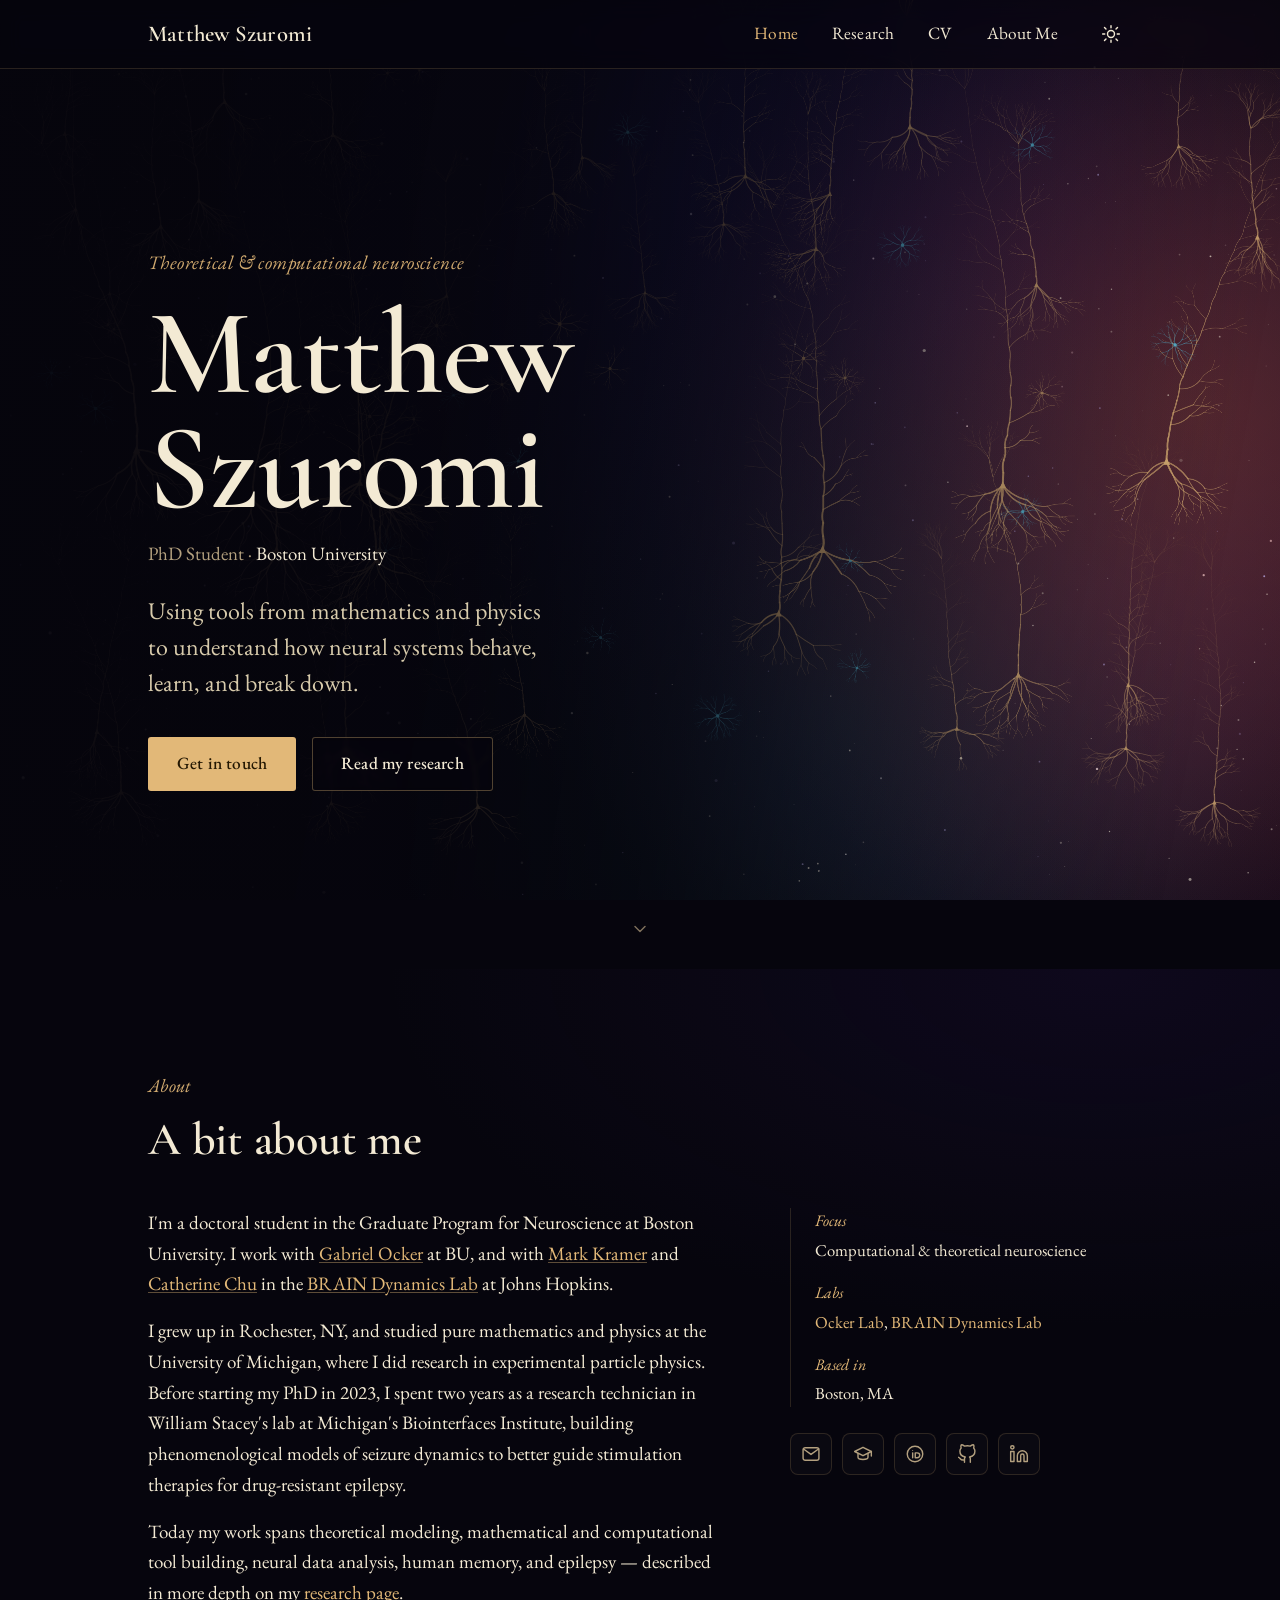
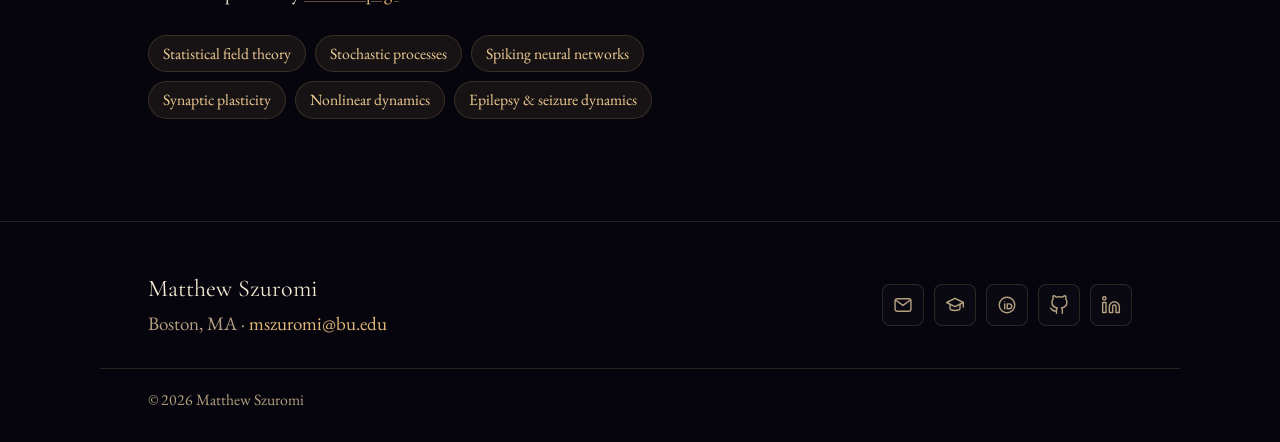
<file: index.html>
<!DOCTYPE html>
<html lang="en">
<head>
  <meta charset="UTF-8" />
  <meta name="viewport" content="width=device-width, initial-scale=1.0" />
  <script>if(location.hostname.endsWith('github.io')||location.hostname==='www.mattszuromi.com')location.replace('https://mattszuromi.com'+location.pathname+location.search+location.hash);</script>
  <script>(function(){try{var t=localStorage.getItem('theme');document.documentElement.setAttribute('data-theme',t==='light'?'light':'dark');}catch(e){document.documentElement.setAttribute('data-theme','dark');}})();</script>
  <title>Matthew Szuromi — Computational Neuroscience</title>
  <meta name="description" content="Matthew Szuromi is a PhD student in computational and theoretical neuroscience at Boston University, using mathematics and theoretical physics to study spiking neural networks, neural data, memory, and epilepsy." />
  <meta name="author" content="Matthew Szuromi" />
  <link rel="canonical" href="https://mattszuromi.com/" />
  <meta property="og:type" content="website" />
  <meta property="og:url" content="https://mattszuromi.com/" />
  <meta property="og:title" content="Matthew Szuromi — Computational Neuroscience" />
  <meta property="og:description" content="PhD student in computational and theoretical neuroscience at Boston University." />
  <meta name="twitter:card" content="summary" />
  <meta name="theme-color" content="#06050d" />
  <link rel="icon" href="assets/favicon.svg" type="image/svg+xml" />
  <link rel="apple-touch-icon" href="assets/favicon.svg" />
  <link rel="preconnect" href="https://fonts.googleapis.com" />
  <link rel="preconnect" href="https://fonts.gstatic.com" crossorigin />
  <link href="https://fonts.googleapis.com/css2?family=Cormorant+Garamond:ital,wght@0,500;0,600;0,700;1,500&family=EB+Garamond:ital,wght@0,400;0,500;1,400;1,500&display=swap" rel="stylesheet" />
  <link rel="stylesheet" href="styles.css" />
  <script type="application/ld+json">
  {
    "@context": "https://schema.org",
    "@type": "Person",
    "name": "Matthew Szuromi",
    "givenName": "Matthew",
    "familyName": "Szuromi",
    "url": "https://mattszuromi.com/",
    "jobTitle": "PhD Student, Computational Neuroscience",
    "affiliation": { "@type": "CollegeOrUniversity", "name": "Boston University" },
    "alumniOf": { "@type": "CollegeOrUniversity", "name": "University of Michigan" },
    "knowsAbout": ["Computational neuroscience", "Theoretical neuroscience", "Statistical field theory", "Spiking neural networks", "Epilepsy"],
    "sameAs": [
      "https://scholar.google.com/citations?user=xPtXfUQAAAAJ&hl=en",
      "https://orcid.org/0009-0007-3943-7612",
      "https://github.com/mszuromi",
      "https://www.linkedin.com/in/matthew-szuromi-396865171/"
    ]
  }
  </script>
  <style>
    #sky{position:fixed;inset:0;width:100vw;height:100vh;display:block;z-index:0}
    .veil{position:fixed;inset:0;z-index:1;pointer-events:none;
      background:linear-gradient(100deg, rgba(6,5,13,.97) 0%, rgba(6,5,13,.92) 36%, rgba(6,5,13,.66) 56%, rgba(6,5,13,.22) 76%, rgba(6,5,13,0) 92%)}
    :root[data-theme="light"] .veil{
      background:linear-gradient(100deg, rgba(241,231,208,.97) 0%, rgba(241,231,208,.92) 36%, rgba(241,231,208,.64) 56%, rgba(241,231,208,.2) 76%, rgba(241,231,208,0) 92%)}
    .page{position:relative;z-index:2}
    .home-hero{min-height:100vh;display:flex;align-items:center;position:relative}
    .hero-inner{width:100%}
    .home-hero .eyebrow{font-size:1.2rem;margin-bottom:18px}
    .home-hero h1{font-size:clamp(3.6rem,9.5vw,7.6rem);line-height:.95;margin:0 0 12px}
    .home-hero .role{font-size:1.18rem;color:var(--muted);margin:0 0 24px}
    .home-hero .role a{color:var(--cream)}
    .home-hero .lede{font-size:clamp(1.18rem,2.1vw,1.5rem);line-height:1.5;max-width:34ch;color:#d8cbac;margin:0 0 36px}
    :root[data-theme="light"] .home-hero .lede{color:#473a26}
    .home-hero .cta-row{margin-top:0}
    .home-hero .btn-ghost{background:rgba(6,5,13,.34);-webkit-backdrop-filter:blur(2px);backdrop-filter:blur(2px)}
    :root[data-theme="light"] .home-hero .btn-ghost{background:rgba(241,231,208,.58)}
    .scroll-cue{position:absolute;bottom:26px;left:50%;transform:translateX(-50%);color:var(--muted);opacity:.7;animation:bob 2.4s ease-in-out infinite}
    @keyframes bob{0%,100%{transform:translate(-50%,0)}50%{transform:translate(-50%,8px)}}
    @media (prefers-reduced-motion:reduce){.scroll-cue{animation:none}}
    /* opaque sections slide over the fixed canvas on scroll */
    .about-section{position:relative;z-index:2;background:radial-gradient(80% 60% at 86% 0%, rgba(58,29,110,.16), transparent 70%), var(--ink)}
    :root[data-theme="light"] .about-section{background:radial-gradient(80% 60% at 86% 0%, rgba(201,172,124,.20), transparent 70%), var(--ink)}
    .site-footer{position:relative;z-index:2;background:var(--ink)}
  </style>
</head>
<body>
  <a class="skip-link" href="#about">Skip to content</a>
  <canvas id="sky" aria-hidden="true"></canvas>
  <div class="veil"></div>

  <svg width="0" height="0" style="position:absolute" aria-hidden="true" focusable="false">
    <defs>
      <symbol id="i-mail" viewBox="0 0 24 24" fill="none" stroke="currentColor" stroke-width="1.7" stroke-linecap="round" stroke-linejoin="round"><rect x="2.5" y="4.5" width="19" height="15" rx="2.5"/><path d="m3 6 9 6.5L21 6"/></symbol>
      <symbol id="i-github" viewBox="0 0 24 24" fill="none" stroke="currentColor" stroke-width="1.7" stroke-linecap="round" stroke-linejoin="round"><path d="M9 19c-5 1.5-5-2.5-7-3m14 6v-3.87a3.37 3.37 0 0 0-.94-2.61c3.14-.35 6.44-1.54 6.44-7A5.44 5.44 0 0 0 20 4.77 5.07 5.07 0 0 0 19.91 1S18.73.65 16 2.48a13.38 13.38 0 0 0-7 0C6.27.65 5.09 1 5.09 1A5.07 5.07 0 0 0 5 4.77a5.44 5.44 0 0 0-1.5 3.78c0 5.42 3.3 6.61 6.44 7A3.37 3.37 0 0 0 9 18.13V22"/></symbol>
      <symbol id="i-scholar" viewBox="0 0 24 24" fill="none" stroke="currentColor" stroke-width="1.7" stroke-linecap="round" stroke-linejoin="round"><path d="M22 9 12 4 2 9l10 5 10-5z"/><path d="M6 11.2V16c0 1.3 2.7 2.6 6 2.6s6-1.3 6-2.6v-4.8"/><path d="M22 9v5.5"/></symbol>
      <symbol id="i-orcid" viewBox="0 0 24 24" fill="none" stroke="currentColor" stroke-width="1.7" stroke-linecap="round" stroke-linejoin="round"><circle cx="12" cy="12" r="9.3"/><line x1="9.2" y1="10.6" x2="9.2" y2="16.4"/><circle cx="9.2" cy="7.9" r="0.6" fill="currentColor" stroke="none"/><path d="M12.3 10.6h2.2c2 0 3.2 1.3 3.2 2.9s-1.2 2.9-3.2 2.9h-2.2z"/></symbol>
      <symbol id="i-linkedin" viewBox="0 0 24 24" fill="none" stroke="currentColor" stroke-width="1.7" stroke-linecap="round" stroke-linejoin="round"><path d="M16 8a6 6 0 0 1 6 6v7h-4v-7a2 2 0 0 0-4 0v7h-4v-7a6 6 0 0 1 6-6z"/><rect x="2" y="9" width="4" height="12"/><circle cx="4" cy="4" r="2"/></symbol>
      <symbol id="i-arrow" viewBox="0 0 24 24" fill="none" stroke="currentColor" stroke-width="1.8" stroke-linecap="round" stroke-linejoin="round"><path d="M7 17 17 7M9 7h8v8"/></symbol>
      <symbol id="i-chevron" viewBox="0 0 24 24" fill="none" stroke="currentColor" stroke-width="1.7" stroke-linecap="round" stroke-linejoin="round"><path d="m6 9 6 6 6-6"/></symbol>
      <symbol id="i-sun" viewBox="0 0 24 24" fill="none" stroke="currentColor" stroke-width="1.7" stroke-linecap="round" stroke-linejoin="round"><circle cx="12" cy="12" r="4.2"/><path d="M12 2v2.5M12 19.5V22M4.2 4.2l1.8 1.8M18 18l1.8 1.8M2 12h2.5M19.5 12H22M4.2 19.8 6 18M18 6l1.8-1.8"/></symbol>
      <symbol id="i-moon" viewBox="0 0 24 24" fill="none" stroke="currentColor" stroke-width="1.7" stroke-linecap="round" stroke-linejoin="round"><path d="M21 12.8A9 9 0 1 1 11.2 3 7 7 0 0 0 21 12.8z"/></symbol>
    </defs>
  </svg>

  <div class="page">
    <header class="site-header">
      <div class="wrap header-inner">
        <a class="brand" href="index.html">Matthew&nbsp;Szuromi</a>
        <nav class="nav" id="nav" aria-label="Primary">
          <a href="index.html" class="active" aria-current="page">Home</a>
          <a href="research.html">Research</a>
          <a href="cv.html">CV</a>
          <a href="aboutme.html">About&nbsp;Me</a>
        </nav>
        <div class="header-actions">
          <button class="icon-btn theme-toggle" id="theme-toggle" type="button" aria-label="Toggle light / dark theme" title="Toggle theme">
            <svg class="ico ico-sun" aria-hidden="true"><use href="#i-sun"/></svg>
            <svg class="ico ico-moon" aria-hidden="true"><use href="#i-moon"/></svg>
          </button>
          <button class="icon-btn nav-toggle" id="nav-toggle" type="button" aria-label="Open menu" aria-expanded="false" aria-controls="nav">
            <span class="bars" aria-hidden="true"><span></span><span></span><span></span></span>
          </button>
        </div>
      </div>
    </header>

    <main>
      <section class="home-hero">
        <div class="wrap hero-inner">
          <p class="eyebrow">Theoretical &amp; computational neuroscience</p>
          <h1>Matthew<br>Szuromi</h1>
          <p class="role">PhD Student · <a href="https://www.bu.edu" target="_blank" rel="noopener">Boston University</a></p>
          <p class="lede">Using tools from mathematics and physics to understand how neural systems behave, learn, and break down.</p>
          <div class="cta-row">
            <a class="btn btn-primary" href="mailto:mszuromi@bu.edu">Get in touch</a>
            <a class="btn btn-ghost" href="research.html">Read my research</a>
          </div>
        </div>
        <a class="scroll-cue" href="#about" aria-label="Scroll to about"><svg class="ico" aria-hidden="true"><use href="#i-chevron"/></svg></a>
      </section>

      <section class="section about-section" id="about">
        <div class="wrap">
          <header class="section-head">
            <p class="eyebrow">About</p>
            <h2>A bit about me</h2>
          </header>
          <div class="about-grid">
            <div class="bio">
              <p>
                I'm a doctoral student in the Graduate Program for Neuroscience at Boston University.
                I work with <a href="https://math.bu.edu/people/gkocker/" target="_blank" rel="noopener">Gabriel Ocker</a>
                at BU, and with <a href="https://engineering.jhu.edu/faculty/mark-kramer/" target="_blank" rel="noopener">Mark Kramer</a>
                and <a href="https://braindynamicslab.jhmi.edu/team/" target="_blank" rel="noopener">Catherine Chu</a>
                in the <a href="https://braindynamicslab.jhmi.edu/" target="_blank" rel="noopener">BRAIN Dynamics Lab</a> at Johns Hopkins.
              </p>
              <p>
                I grew up in Rochester, NY, and studied pure mathematics and physics at the University of
                Michigan, where I did research in experimental particle physics. Before starting my PhD in
                2023, I spent two years as a research technician in William Stacey's lab at Michigan's
                Biointerfaces Institute, building phenomenological models of seizure dynamics to better
                guide stimulation therapies for drug-resistant epilepsy.
              </p>
              <p>
                Today my work spans theoretical modeling, mathematical and computational tool building,
                neural data analysis, human memory, and epilepsy — described in more depth on my
                <a href="research.html">research page</a>.
              </p>
              <ul class="tags" aria-label="Research interests">
                <li>Statistical field theory</li>
                <li>Stochastic processes</li>
                <li>Spiking neural networks</li>
                <li>Synaptic plasticity</li>
                <li>Nonlinear dynamics</li>
                <li>Epilepsy &amp; seizure dynamics</li>
              </ul>
            </div>
            <aside>
              <dl class="facts">
                <div><dt>Focus</dt><dd>Computational &amp; theoretical neuroscience</dd></div>
                <div><dt>Labs</dt><dd><a href="https://math.bu.edu/people/gkocker/" target="_blank" rel="noopener">Ocker Lab</a>, <a href="https://braindynamicslab.jhmi.edu/" target="_blank" rel="noopener">BRAIN Dynamics Lab</a></dd></div>
                <div><dt>Based in</dt><dd>Boston, MA</dd></div>
              </dl>
              <ul class="social" aria-label="Profiles and links" style="margin-top:26px">
                <li><a href="mailto:mszuromi@bu.edu" aria-label="Email"><svg class="ico" aria-hidden="true"><use href="#i-mail"/></svg></a></li>
                <li><a href="https://scholar.google.com/citations?user=xPtXfUQAAAAJ&hl=en" target="_blank" rel="noopener" aria-label="Google Scholar"><svg class="ico" aria-hidden="true"><use href="#i-scholar"/></svg></a></li>
                <li><a href="https://orcid.org/0009-0007-3943-7612" target="_blank" rel="noopener" aria-label="ORCID"><svg class="ico" aria-hidden="true"><use href="#i-orcid"/></svg></a></li>
                <li><a href="https://github.com/mszuromi" target="_blank" rel="noopener" aria-label="GitHub"><svg class="ico" aria-hidden="true"><use href="#i-github"/></svg></a></li>
                <li><a href="https://www.linkedin.com/in/matthew-szuromi-396865171/" target="_blank" rel="noopener" aria-label="LinkedIn"><svg class="ico" aria-hidden="true"><use href="#i-linkedin"/></svg></a></li>
              </ul>
            </aside>
          </div>
        </div>
      </section>
    </main>

    <footer class="site-footer">
      <div class="wrap footer-inner">
        <div class="footer-contact">
          <p class="footer-name">Matthew Szuromi</p>
          <p class="muted">Boston, MA · <a href="mailto:mszuromi@bu.edu">mszuromi@bu.edu</a></p>
        </div>
        <ul class="social" aria-label="Profiles and links">
          <li><a href="mailto:mszuromi@bu.edu" aria-label="Email"><svg class="ico" aria-hidden="true"><use href="#i-mail"/></svg></a></li>
          <li><a href="https://scholar.google.com/citations?user=xPtXfUQAAAAJ&hl=en" target="_blank" rel="noopener" aria-label="Google Scholar"><svg class="ico" aria-hidden="true"><use href="#i-scholar"/></svg></a></li>
          <li><a href="https://orcid.org/0009-0007-3943-7612" target="_blank" rel="noopener" aria-label="ORCID"><svg class="ico" aria-hidden="true"><use href="#i-orcid"/></svg></a></li>
          <li><a href="https://github.com/mszuromi" target="_blank" rel="noopener" aria-label="GitHub"><svg class="ico" aria-hidden="true"><use href="#i-github"/></svg></a></li>
          <li><a href="https://www.linkedin.com/in/matthew-szuromi-396865171/" target="_blank" rel="noopener" aria-label="LinkedIn"><svg class="ico" aria-hidden="true"><use href="#i-linkedin"/></svg></a></li>
        </ul>
      </div>
      <div class="wrap footer-fine">
        <p class="muted">© <span id="year">2026</span> Matthew Szuromi</p>
      </div>
    </footer>
  </div>

<script>
(function(){
  var cvs=document.getElementById('sky'), ctx=cvs.getContext('2d');
  var W,H,DPR,SS=2, frame=0, built=false, builtLight=null;
  var reduce = window.matchMedia && window.matchMedia('(prefers-reduced-motion: reduce)').matches;
  var DARK={ e:'226,184,120', eA:'255,242,210', eS:null, i:'90,200,228', iA:'196,240,252', iS:null, additive:true, stars:true };
  var LIGHT={ e:'74,56,32', eA:'120,46,18', eS:'158,74,30', i:'58,74,104', iA:'30,52,108', iS:'44,72,140', additive:false, stars:false };
  var light=false, P=DARK;
  var neurons=[], edges=[], pending=[], stars=[], bg=null, base=null;
  var mouse={x:-9999,y:-9999,on:false,t:-999};
  function R(a,b){return a+Math.random()*(b-a);}
  function curLight(){ return document.documentElement.getAttribute('data-theme')==='light'; }

  function fit(){
    DPR=Math.min(window.devicePixelRatio||1,2); W=window.innerWidth; H=window.innerHeight;
    cvs.style.width=W+'px'; cvs.style.height=H+'px'; cvs.width=W*DPR; cvs.height=H*DPR; ctx.setTransform(DPR,0,0,DPR,0,0);
  }

  function grow(x,y,ang,len,w,depth,segs,bb){
    if(depth<=0||len<3) return;
    var ex=x+Math.cos(ang)*len, ey=y+Math.sin(ang)*len;
    var mx=(x+ex)/2,my=(y+ey)/2, perp=ang+Math.PI/2, off=R(-1,1)*len*0.26;
    var cx=mx+Math.cos(perp)*off, cy=my+Math.sin(perp)*off;
    segs.push({x1:x,y1:y,cx:cx,cy:cy,x2:ex,y2:ey,w:w});
    bb.mnx=Math.min(bb.mnx,x,ex,cx);bb.mny=Math.min(bb.mny,y,ey,cy);bb.mxx=Math.max(bb.mxx,x,ex,cx);bb.mxy=Math.max(bb.mxy,y,ey,cy);
    var nb = depth>1 ? (Math.random()<.86?2:1) : 1;
    for(var i=0;i<nb;i++){ var na=ang+(nb>1?(i?0.45:-0.45):0)*R(.6,1)+R(-.2,.2); grow(ex,ey,na,len*R(.66,.8),w*0.68,depth-1,segs,bb); }
  }
  function pyramidal(scale, apicalLen){
    var segs=[], bb={mnx:0,mny:0,mxx:0,mxy:0};
    var x=0,y=0,w=2.1*scale,segL=13*scale,steps=Math.max(3,Math.round(apicalLen/segL)),ang=-Math.PI/2;
    for(var i=0;i<steps;i++){
      var na=ang+R(-.09,.09), ex=x+Math.cos(na)*segL, ey=y+Math.sin(na)*segL;
      var mx=(x+ex)/2,my=(y+ey)/2,perp=na+Math.PI/2,off=R(-1,1)*segL*0.16;
      segs.push({x1:x,y1:y,cx:mx+Math.cos(perp)*off,cy:my+Math.sin(perp)*off,x2:ex,y2:ey,w:w});
      bb.mnx=Math.min(bb.mnx,x,ex);bb.mny=Math.min(bb.mny,y,ey);bb.mxx=Math.max(bb.mxx,x,ex);bb.mxy=Math.max(bb.mxy,y,ey);
      if(i>1 && i<steps-1 && Math.random()<.66) grow(ex,ey,na+(Math.random()<.5?1:-1)*R(.7,1.1), segL*R(1.1,1.8), w*.62,3,segs,bb);
      x=ex;y=ey;w*=0.93;ang=na;
    }
    var tuft=Math.round(R(4,6));
    for(var t=0;t<tuft;t++) grow(x,y,-Math.PI/2+R(-1,1)*0.95, segL*R(1.4,2.3), w*1.25, 4, segs, bb);
    var nb=Math.round(R(5,7));
    for(var b=0;b<nb;b++) grow(0,0, R(0.28,Math.PI-0.28), segL*R(1.6,2.5), 1.55*scale, 4, segs, bb);
    return {segs:segs,bb:bb,soma:'pyr',sc:scale};
  }
  function stellate(scale){
    var segs=[],bb={mnx:0,mny:0,mxx:0,mxy:0}, n=Math.round(R(7,10));
    for(var i=0;i<n;i++) grow(0,0, i/n*6.2832+R(-.3,.3), 11*scale*R(1.1,1.7), 1.4*scale, 4, segs, bb);
    return {segs:segs,bb:bb,soma:'stel',sc:scale};
  }
  function sprite(ar, active, col){
    var bb=ar.bb, pad=active?12:9, w=(bb.mxx-bb.mnx)+pad*2, h=(bb.mxy-bb.mny)+pad*2;
    var c=document.createElement('canvas'); c.width=Math.ceil(w*SS); c.height=Math.ceil(h*SS);
    var g=c.getContext('2d'); g.scale(SS,SS); g.translate(pad-bb.mnx, pad-bb.mny); g.lineCap='round'; g.lineJoin='round';
    for(var i=0;i<ar.segs.length;i++){ var s=ar.segs[i];
      g.beginPath(); g.moveTo(s.x1,s.y1); g.quadraticCurveTo(s.cx,s.cy,s.x2,s.y2);
      if(active){ g.strokeStyle='rgba('+col+',0.22)'; g.lineWidth=s.w*3.2; g.stroke(); g.strokeStyle='rgba('+col+',0.92)'; g.lineWidth=s.w*1.5; g.stroke(); }
      else { var al=Math.max(.3,Math.min(.82,.34+s.w*.24)); g.strokeStyle='rgba('+col+','+al+')'; g.lineWidth=s.w; g.stroke(); }
    }
    var sc=ar.sc; g.fillStyle='rgba('+col+',1)';
    if(ar.soma==='pyr'){ g.beginPath(); g.moveTo(0,-4.4*sc); g.lineTo(3.5*sc,3.2*sc); g.lineTo(-3.5*sc,3.2*sc); g.closePath(); g.fill(); }
    else { g.beginPath(); g.arc(0,0,3*sc,0,6.2832); g.fill(); }
    return {c:c, ox:(pad-bb.mnx), oy:(pad-bb.mny), w:c.width/SS, h:c.height/SS};
  }

  function buildNebula(){
    var c=document.createElement('canvas'); c.width=W*DPR; c.height=H*DPR;
    var g=c.getContext('2d'); g.scale(DPR,DPR);
    g.fillStyle='#06050d'; g.fillRect(0,0,W,H);
    var blobs=[[0.74,0.34,'58,29,110'],[0.86,0.66,'110,31,85'],[0.52,0.2,'26,33,96'],[0.66,0.8,'15,58,68'],[0.93,0.46,'120,60,40']];
    for(var i=0;i<blobs.length;i++){ var b=blobs[i], gx=b[0]*W, gy=b[1]*H, rr=Math.max(W,H)*R(.36,.52);
      var gr=g.createRadialGradient(gx,gy,0,gx,gy,rr); gr.addColorStop(0,'rgba('+b[2]+',0.5)'); gr.addColorStop(1,'rgba('+b[2]+',0)');
      g.fillStyle=gr; g.fillRect(0,0,W,H); }
    for(var s=0;s<420;s++){ var x=Math.random()*W,y=Math.random()*H,r=Math.random()<.92?R(.3,1):R(1,1.8);
      var a=R(.15,.7), tone=Math.random()<.7?'255,246,224':'205,190,255';
      g.fillStyle='rgba('+tone+','+a+')'; g.beginPath(); g.arc(x,y,r,0,6.2832); g.fill(); }
    return c;
  }
  function buildPaper(){
    var c=document.createElement('canvas'); c.width=W*DPR; c.height=H*DPR;
    var g=c.getContext('2d'); g.scale(DPR,DPR);
    g.fillStyle='#f1e7d0'; g.fillRect(0,0,W,H);
    var washes=[[0.22,0.24,'201,172,124'],[0.84,0.72,'205,176,128'],[0.62,0.12,'214,190,146'],[0.1,0.85,'196,168,120']];
    for(var i=0;i<washes.length;i++){ var b=washes[i], gx=b[0]*W, gy=b[1]*H, rr=Math.max(W,H)*R(.4,.6);
      var gr=g.createRadialGradient(gx,gy,0,gx,gy,rr); gr.addColorStop(0,'rgba('+b[2]+',0.14)'); gr.addColorStop(1,'rgba('+b[2]+',0)');
      g.fillStyle=gr; g.fillRect(0,0,W,H); }
    var vg=g.createRadialGradient(W*0.5,H*0.5,Math.min(W,H)*0.18, W*0.5,H*0.5,Math.max(W,H)*0.72);
    vg.addColorStop(0,'rgba(120,90,52,0)'); vg.addColorStop(1,'rgba(120,90,52,0.15)'); g.fillStyle=vg; g.fillRect(0,0,W,H);
    for(var s=0;s<240;s++){ var x=Math.random()*W,y=Math.random()*H,r=R(.4,1.6);
      g.fillStyle='rgba(120,92,56,'+R(.03,.11)+')'; g.beginPath(); g.arc(x,y,r,0,6.2832); g.fill(); }
    return c;
  }

  function colsFor(type){ return type==='e' ? {ink:P.e,act:P.eA,stain:P.eS} : {ink:P.i,act:P.iA,stain:P.iS}; }
  function genNeurons(){
    neurons=[];
    var L=[
      {y0:0.00,y1:0.085,t:'stel',n:Math.round(W/152)+2,sc:[.32,.5]},
      {y0:0.11,y1:0.33, t:'pyr', n:Math.round(W/68),   sc:[.5,.72], ap:[0.10,0.18]},
      {y0:0.35,y1:0.47, t:'stel',n:Math.round(W/86),   sc:[.42,.62]},
      {y0:0.50,y1:0.70, t:'pyr', n:Math.round(W/116),  sc:[.8,1.12], ap:[0.34,0.46]},
      {y0:0.73,y1:0.90, t:'pyr', n:Math.round(W/120),  sc:[.55,.8],  ap:[0.18,0.28]}
    ];
    for(var li=0;li<L.length;li++){ var ly=L[li];
      for(var k=0;k<ly.n;k++){
        var sc=R(ly.sc[0],ly.sc[1]);
        var ar = ly.t==='pyr' ? pyramidal(sc, R(ly.ap[0],ly.ap[1])*H) : stellate(sc);
        var cc=colsFor('e'), nx=R(0.03,0.99), ny=R(ly.y0,ly.y1);
        neurons.push({nx:nx, ny:ny, x:nx*W, y:ny*H, ar:ar, base:sprite(ar,false,cc.ink), active:sprite(ar,true,cc.act),
          q:R(0,.6), act:0, cool:0, dim:0.5+sc*0.42, type:'e', fcol:cc.act, stain:cc.stain});
      }
    }
    var nI=Math.round(neurons.length*0.22), ic=colsFor('i');
    for(var ii=0;ii<nI;ii++){
      var isc=R(.4,.62), iar=stellate(isc), inx=R(0.04,0.98), iny=R(0.12,0.9);
      neurons.push({nx:inx, ny:iny, x:inx*W, y:iny*H, ar:iar, base:sprite(iar,false,ic.ink), active:sprite(iar,true,ic.act),
        q:R(0,.6), act:0, cool:0, dim:0.66+isc*0.34, type:'i', fcol:ic.act, stain:ic.stain});
    }
    for(var z=0;z<4;z++){ var zi=Math.floor(Math.random()*neurons.length); neurons[zi].q=R(.96,1); neurons[zi].cool=R(0,45); }
    built=true; builtLight=light;
  }
  function recolor(){
    for(var i=0;i<neurons.length;i++){ var n=neurons[i], cc=colsFor(n.type);
      n.base=sprite(n.ar,false,cc.ink); n.active=sprite(n.ar,true,cc.act); n.fcol=cc.act; n.stain=cc.stain; }
    builtLight=light;
  }
  function buildEdges(){
    edges=[]; pending=[];
    for(var i=0;i<neurons.length;i++){
      var d=[];
      for(var j=0;j<neurons.length;j++) if(j!==i){ var dx=neurons[j].x-neurons[i].x, dy=neurons[j].y-neurons[i].y; d.push({j:j,d2:dx*dx+dy*dy}); }
      d.sort(function(a,b){return a.d2-b.d2;});
      var deg=2+(Math.random()<.45?1:0);
      for(var m=0;m<deg&&m<d.length;m++){ var j2=d[m].j;
        if(!edges.some(function(e){return (e.a===i&&e.b===j2)||(e.a===j2&&e.b===i);})){
          var A=neurons[i],B=neurons[j2],mx=(A.x+B.x)/2,my=(A.y+B.y)/2,ang=Math.atan2(B.y-A.y,B.x-A.x)+Math.PI/2,off=R(-1,1)*Math.sqrt(d[m].d2)*0.12;
          edges.push({a:i,b:j2,cx:mx+Math.cos(ang)*off,cy:my+Math.sin(ang)*off,act:0,col:P.eA});
        }
      }
    }
  }
  function layout(){
    fit(); light=curLight(); P = light?LIGHT:DARK;
    if(!built) genNeurons();
    else { for(var i=0;i<neurons.length;i++){ var n=neurons[i]; n.x=n.nx*W; n.y=n.ny*H; } if(builtLight!==light) recolor(); }
    bg = light ? buildPaper() : buildNebula();
    buildEdges();
    stars=[]; if(P.stars){ for(var s=0;s<46;s++) stars.push({x:R(0,W),y:R(0,H),r:R(.4,1.2),ph:R(0,6.28)}); }
    bake();
  }
  function bake(){
    base=document.createElement('canvas'); base.width=W*DPR; base.height=H*DPR;
    var g=base.getContext('2d'); g.scale(DPR,DPR);
    g.drawImage(bg,0,0,W,H);
    for(var i=0;i<neurons.length;i++){ var n=neurons[i]; g.globalAlpha=n.dim; g.drawImage(n.base.c,n.x-n.base.ox,n.y-n.base.oy,n.base.w,n.base.h); g.globalAlpha=1; }
  }
  function fire(i){
    var n=neurons[i]; n.act=1; n.q=0; n.cool=R(70,130);
    var w = n.type==='i' ? -0.26 : 0.12;
    for(var e=0;e<edges.length;e++){ var E=edges[e]; if(E.a===i||E.b===i){ E.act=1; E.col=n.fcol; pending.push({to:(E.a===i?E.b:E.a), w:w, at:frame+Math.round(R(16,30))}); } }
  }
  function step(){
    frame++;
    var mi = mouse.on ? Math.max(0, 1-(frame-mouse.t)/50) : 0;
    for(var i=0;i<neurons.length;i++){ var n=neurons[i];
      n.q += (n.type==='i'?0.00032:0.0002)+Math.random()*0.0002; if(n.act>0) n.act*=0.95; if(n.cool>0) n.cool--;
      if(mi>0){ n.q += 0.0006*mi; var dx=n.x-mouse.x, dy=n.y-mouse.y, md=Math.sqrt(dx*dx+dy*dy); if(md<190){ var f=1-md/190; n.q += f*f*0.13*mi; } }
      if(n.q>=1 && n.cool<=0) fire(i);
    }
    for(var e=0;e<edges.length;e++) if(edges[e].act>0) edges[e].act*=0.9;
    for(var p=pending.length-1;p>=0;p--) if(pending[p].at<=frame){ var tn=neurons[pending[p].to]; tn.q += pending[p].w; if(tn.q<-0.5) tn.q=-0.5; pending.splice(p,1); }
  }
  function draw(){
    ctx.clearRect(0,0,W,H); ctx.drawImage(base,0,0,W,H);
    if(P.stars){ ctx.globalCompositeOperation='lighter';
      for(var s=0;s<stars.length;s++){ var st=stars[s], a=0.22+0.4*(0.5+0.5*Math.sin(frame*0.03+st.ph));
        ctx.fillStyle='rgba(255,246,224,'+a+')'; ctx.beginPath(); ctx.arc(st.x,st.y,st.r,0,6.2832); ctx.fill(); }
      ctx.globalCompositeOperation='source-over';
    }
    if(P.additive){
      ctx.globalCompositeOperation='lighter';
      for(var i=0;i<neurons.length;i++){ var n=neurons[i]; if(n.act>0.03){ ctx.globalAlpha=Math.min(1,n.act);
        ctx.drawImage(n.active.c, n.x-n.active.ox, n.y-n.active.oy, n.active.w, n.active.h); } }
      ctx.globalAlpha=1; ctx.globalCompositeOperation='source-over';
    } else {
      for(var i2=0;i2<neurons.length;i2++){ var n2=neurons[i2]; if(n2.act>0.03){
        var rr=24+n2.act*16, sg=ctx.createRadialGradient(n2.x,n2.y,0,n2.x,n2.y,rr);
        sg.addColorStop(0,'rgba('+n2.stain+','+(n2.act*0.26)+')'); sg.addColorStop(1,'rgba('+n2.stain+',0)');
        ctx.fillStyle=sg; ctx.fillRect(n2.x-rr,n2.y-rr,rr*2,rr*2);
        ctx.globalAlpha=Math.min(1,n2.act); ctx.drawImage(n2.active.c, n2.x-n2.active.ox, n2.y-n2.active.oy, n2.active.w, n2.active.h); ctx.globalAlpha=1;
      } }
    }
  }
  function loop(){ step(); draw(); requestAnimationFrame(loop); }

  var _rt,_lw=window.innerWidth,_lh=window.innerHeight;
  window.addEventListener('resize', function(){ var w=window.innerWidth,h=window.innerHeight; if(w===_lw&&Math.abs(h-_lh)<140)return; clearTimeout(_rt); _rt=setTimeout(function(){_lw=window.innerWidth;_lh=window.innerHeight;layout();},220); });
  window.addEventListener('mousemove', function(e){ mouse.x=e.clientX; mouse.y=e.clientY; mouse.on=true; mouse.t=frame; });
  window.addEventListener('mouseout', function(){ mouse.on=false; });
  window.addEventListener('click', function(e){ if(e.clientY>window.innerHeight)return; var best=-1,bd=1e9; for(var i=0;i<neurons.length;i++){ var dx=neurons[i].x-e.clientX, dy=neurons[i].y-e.clientY, d=dx*dx+dy*dy; if(d<bd){bd=d;best=i;} } if(best>=0&&bd<110000&&neurons[best]&&neurons[best].cool<=0) fire(best); });
  cvs.addEventListener('touchmove', function(e){ var t=e.touches[0]; if(t){ mouse.x=t.clientX; mouse.y=t.clientY; mouse.on=true; mouse.t=frame; } }, {passive:true});

  layout();
  if(reduce){ for(var i=0;i<44;i++) step(); draw(); } else loop();

  function setTheme(t){ document.documentElement.setAttribute('data-theme', t); try{ localStorage.setItem('theme', t); }catch(e){}
    var mc=document.querySelector('meta[name="theme-color"]'); if(mc) mc.setAttribute('content', t==='light'?'#f1e7d0':'#06050d');
    layout(); }
  var tt=document.getElementById('theme-toggle');
  if(tt) tt.addEventListener('click', function(){ setTheme(curLight()?'dark':'light'); });
  var mc0=document.querySelector('meta[name="theme-color"]'); if(mc0&&curLight()) mc0.setAttribute('content','#f1e7d0');

  var yEl=document.getElementById('year'); if(yEl) yEl.textContent=String(new Date().getFullYear());
  var nt=document.getElementById('nav-toggle'), nv=document.getElementById('nav');
  if(nt&&nv){ nt.addEventListener('click', function(){ var o=nv.classList.toggle('open'); nt.setAttribute('aria-expanded', o?'true':'false'); });
    nv.addEventListener('click', function(e){ if(e.target.tagName==='A'){ nv.classList.remove('open'); nt.setAttribute('aria-expanded','false'); } }); }
})();
</script>
</body>
</html>
</file>
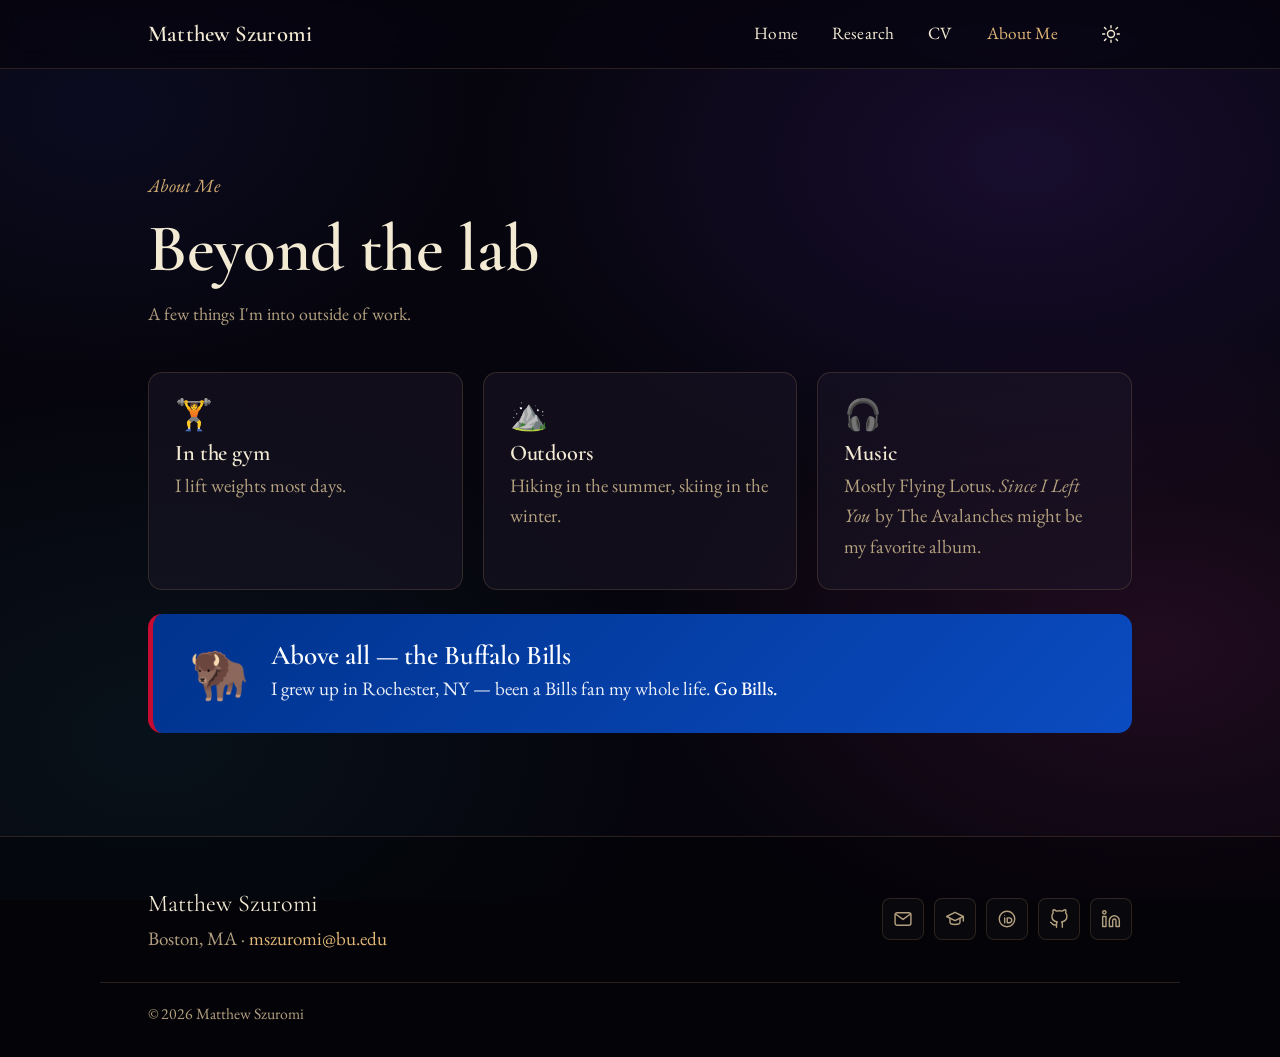
<file: aboutme.html>
<!DOCTYPE html>
<html lang="en">
<head>
  <meta charset="UTF-8" />
  <meta name="viewport" content="width=device-width, initial-scale=1.0" />
  <script>if(location.hostname.endsWith('github.io')||location.hostname==='www.mattszuromi.com')location.replace('https://mattszuromi.com'+location.pathname+location.search+location.hash);</script>
  <script>(function(){try{var t=localStorage.getItem('theme');document.documentElement.setAttribute('data-theme',t==='light'?'light':'dark');}catch(e){document.documentElement.setAttribute('data-theme','dark');}})();</script>
  <title>About Me — Matthew Szuromi</title>
  <meta name="description" content="A little about Matthew Szuromi beyond the lab — training, the outdoors, basketball, music, comedy, and the Buffalo Bills." />
  <meta name="author" content="Matthew Szuromi" />
  <link rel="canonical" href="https://mattszuromi.com/aboutme" />
  <meta property="og:type" content="website" />
  <meta property="og:url" content="https://mattszuromi.com/aboutme" />
  <meta property="og:title" content="About Me — Matthew Szuromi" />
  <meta name="theme-color" content="#06050d" />
  <link rel="icon" href="assets/favicon.svg" type="image/svg+xml" />
  <link rel="apple-touch-icon" href="assets/favicon.svg" />
  <link rel="preconnect" href="https://fonts.googleapis.com" />
  <link rel="preconnect" href="https://fonts.gstatic.com" crossorigin />
  <link href="https://fonts.googleapis.com/css2?family=Cormorant+Garamond:ital,wght@0,500;0,600;0,700;1,500&family=EB+Garamond:ital,wght@0,400;0,500;1,400;1,500&display=swap" rel="stylesheet" />
  <link rel="stylesheet" href="styles.css" />
</head>
<body>
  <a class="skip-link" href="#main">Skip to content</a>

  <svg width="0" height="0" style="position:absolute" aria-hidden="true" focusable="false">
    <defs>
      <symbol id="i-mail" viewBox="0 0 24 24" fill="none" stroke="currentColor" stroke-width="1.7" stroke-linecap="round" stroke-linejoin="round"><rect x="2.5" y="4.5" width="19" height="15" rx="2.5"/><path d="m3 6 9 6.5L21 6"/></symbol>
      <symbol id="i-github" viewBox="0 0 24 24" fill="none" stroke="currentColor" stroke-width="1.7" stroke-linecap="round" stroke-linejoin="round"><path d="M9 19c-5 1.5-5-2.5-7-3m14 6v-3.87a3.37 3.37 0 0 0-.94-2.61c3.14-.35 6.44-1.54 6.44-7A5.44 5.44 0 0 0 20 4.77 5.07 5.07 0 0 0 19.91 1S18.73.65 16 2.48a13.38 13.38 0 0 0-7 0C6.27.65 5.09 1 5.09 1A5.07 5.07 0 0 0 5 4.77a5.44 5.44 0 0 0-1.5 3.78c0 5.42 3.3 6.61 6.44 7A3.37 3.37 0 0 0 9 18.13V22"/></symbol>
      <symbol id="i-scholar" viewBox="0 0 24 24" fill="none" stroke="currentColor" stroke-width="1.7" stroke-linecap="round" stroke-linejoin="round"><path d="M22 9 12 4 2 9l10 5 10-5z"/><path d="M6 11.2V16c0 1.3 2.7 2.6 6 2.6s6-1.3 6-2.6v-4.8"/><path d="M22 9v5.5"/></symbol>
      <symbol id="i-orcid" viewBox="0 0 24 24" fill="none" stroke="currentColor" stroke-width="1.7" stroke-linecap="round" stroke-linejoin="round"><circle cx="12" cy="12" r="9.3"/><line x1="9.2" y1="10.6" x2="9.2" y2="16.4"/><circle cx="9.2" cy="7.9" r="0.6" fill="currentColor" stroke="none"/><path d="M12.3 10.6h2.2c2 0 3.2 1.3 3.2 2.9s-1.2 2.9-3.2 2.9h-2.2z"/></symbol>
      <symbol id="i-linkedin" viewBox="0 0 24 24" fill="none" stroke="currentColor" stroke-width="1.7" stroke-linecap="round" stroke-linejoin="round"><path d="M16 8a6 6 0 0 1 6 6v7h-4v-7a2 2 0 0 0-4 0v7h-4v-7a6 6 0 0 1 6-6z"/><rect x="2" y="9" width="4" height="12"/><circle cx="4" cy="4" r="2"/></symbol>
      <symbol id="i-sun" viewBox="0 0 24 24" fill="none" stroke="currentColor" stroke-width="1.7" stroke-linecap="round" stroke-linejoin="round"><circle cx="12" cy="12" r="4.2"/><path d="M12 2v2.5M12 19.5V22M4.2 4.2l1.8 1.8M18 18l1.8 1.8M2 12h2.5M19.5 12H22M4.2 19.8 6 18M18 6l1.8-1.8"/></symbol>
      <symbol id="i-moon" viewBox="0 0 24 24" fill="none" stroke="currentColor" stroke-width="1.7" stroke-linecap="round" stroke-linejoin="round"><path d="M21 12.8A9 9 0 1 1 11.2 3 7 7 0 0 0 21 12.8z"/></symbol>
    </defs>
  </svg>

  <header class="site-header">
    <div class="wrap header-inner">
      <a class="brand" href="index.html">Matthew&nbsp;Szuromi</a>
      <nav class="nav" id="nav" aria-label="Primary">
        <a href="index.html">Home</a>
        <a href="research.html">Research</a>
        <a href="cv.html">CV</a>
        <a href="aboutme.html" class="active" aria-current="page">About&nbsp;Me</a>
      </nav>
      <div class="header-actions">
        <button class="icon-btn theme-toggle" id="theme-toggle" type="button" aria-label="Toggle light / dark theme" title="Toggle theme">
          <svg class="ico ico-sun" aria-hidden="true"><use href="#i-sun"/></svg>
          <svg class="ico ico-moon" aria-hidden="true"><use href="#i-moon"/></svg>
        </button>
        <button class="icon-btn nav-toggle" id="nav-toggle" type="button" aria-label="Open menu" aria-expanded="false" aria-controls="nav">
          <span class="bars" aria-hidden="true"><span></span><span></span><span></span></span>
        </button>
      </div>
    </div>
  </header>

  <main id="main">
    <section class="section">
      <div class="wrap">
        <header class="section-head">
          <p class="eyebrow">About Me</p>
          <h1>Beyond the lab</h1>
          <p class="section-intro">
            A few things I'm into outside of work.
          </p>
        </header>

        <div class="fun-grid">
          <div class="fun-card">
            <span class="emoji" aria-hidden="true">🏋️</span>
            <h2 class="fun-title">In the gym</h2>
            <p>I lift weights most days.</p>
          </div>
          <div class="fun-card">
            <span class="emoji" aria-hidden="true">⛰️</span>
            <h2 class="fun-title">Outdoors</h2>
            <p>Hiking in the summer, skiing in the winter.</p>
          </div>
          <div class="fun-card">
            <span class="emoji" aria-hidden="true">🎧</span>
            <h2 class="fun-title">Music</h2>
            <p>Mostly Flying Lotus. <em>Since I Left You</em> by The Avalanches might be my favorite album.</p>
          </div>
        </div>

        <div class="bills-banner">
          <span class="bills-emoji" aria-hidden="true">🦬</span>
          <div>
            <h2 class="bills-title">Above all — the Buffalo Bills</h2>
            <p>I grew up in Rochester, NY — been a Bills fan my whole life. <strong>Go Bills.</strong></p>
          </div>
        </div>
      </div>
    </section>
  </main>

  <footer class="site-footer">
    <div class="wrap footer-inner">
      <div class="footer-contact">
        <p class="footer-name">Matthew Szuromi</p>
        <p class="muted">Boston, MA · <a href="mailto:mszuromi@bu.edu">mszuromi@bu.edu</a></p>
      </div>
      <ul class="social" aria-label="Profiles and links">
        <li><a href="mailto:mszuromi@bu.edu" aria-label="Email"><svg class="ico" aria-hidden="true"><use href="#i-mail"/></svg></a></li>
        <li><a href="https://scholar.google.com/citations?user=xPtXfUQAAAAJ&hl=en" target="_blank" rel="noopener" aria-label="Google Scholar"><svg class="ico" aria-hidden="true"><use href="#i-scholar"/></svg></a></li>
        <li><a href="https://orcid.org/0009-0007-3943-7612" target="_blank" rel="noopener" aria-label="ORCID"><svg class="ico" aria-hidden="true"><use href="#i-orcid"/></svg></a></li>
        <li><a href="https://github.com/mszuromi" target="_blank" rel="noopener" aria-label="GitHub"><svg class="ico" aria-hidden="true"><use href="#i-github"/></svg></a></li>
        <li><a href="https://www.linkedin.com/in/matthew-szuromi-396865171/" target="_blank" rel="noopener" aria-label="LinkedIn"><svg class="ico" aria-hidden="true"><use href="#i-linkedin"/></svg></a></li>
      </ul>
    </div>
    <div class="wrap footer-fine">
      <p class="muted">© <span id="year">2026</span> Matthew Szuromi</p>
    </div>
  </footer>

  <script src="script.js"></script>
</body>
</html>
</file>
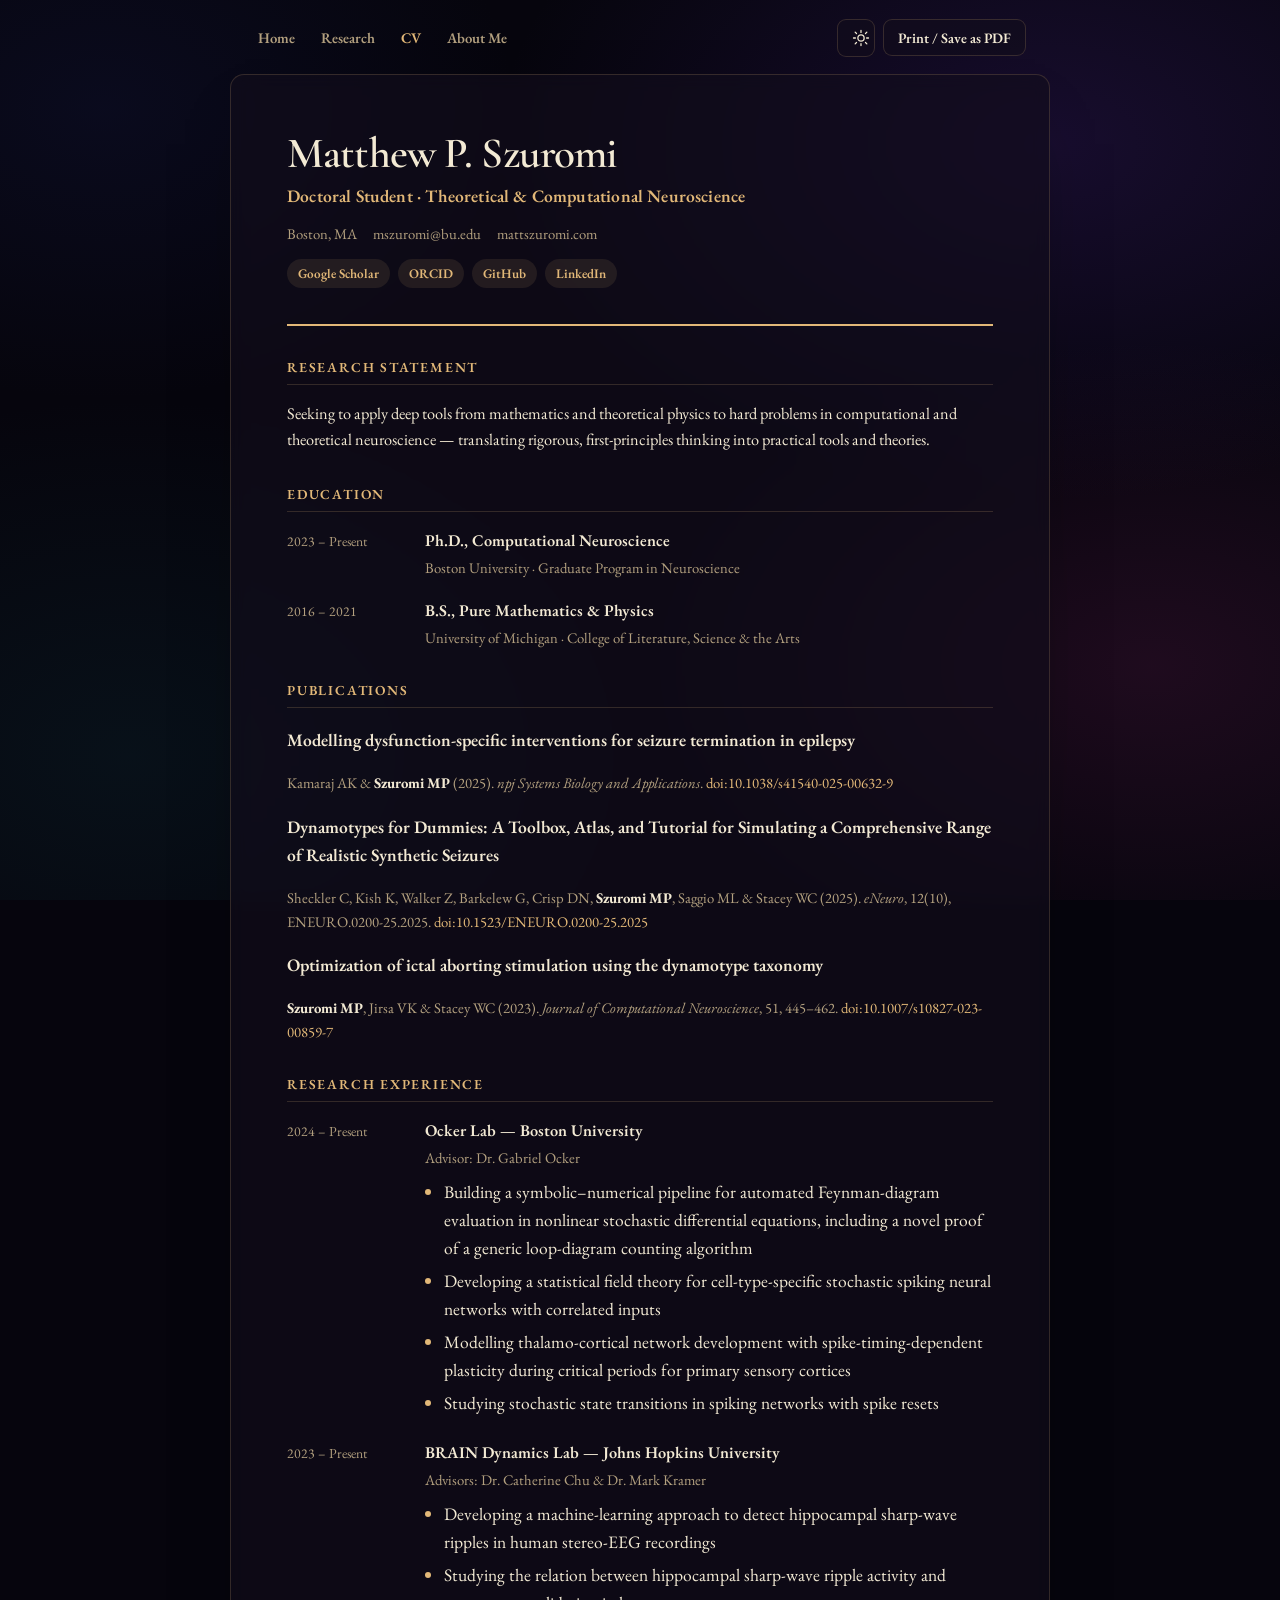
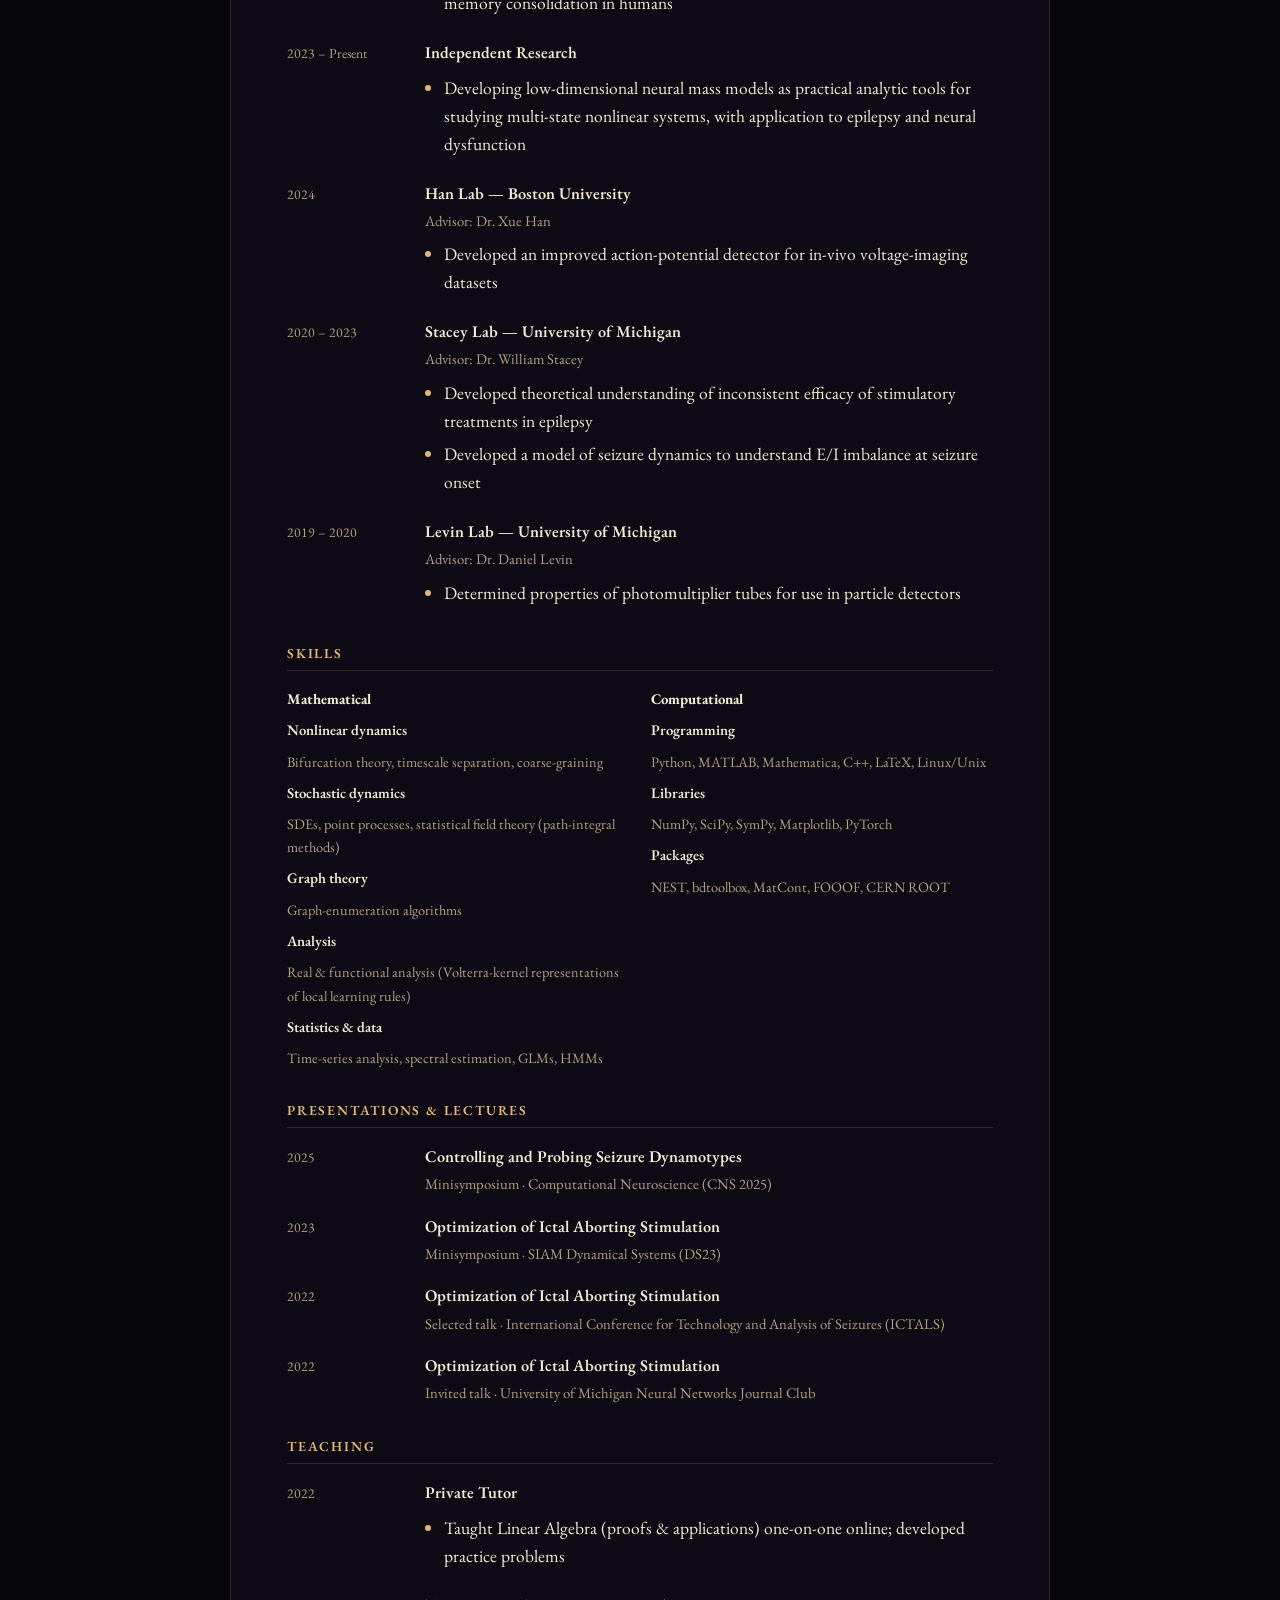
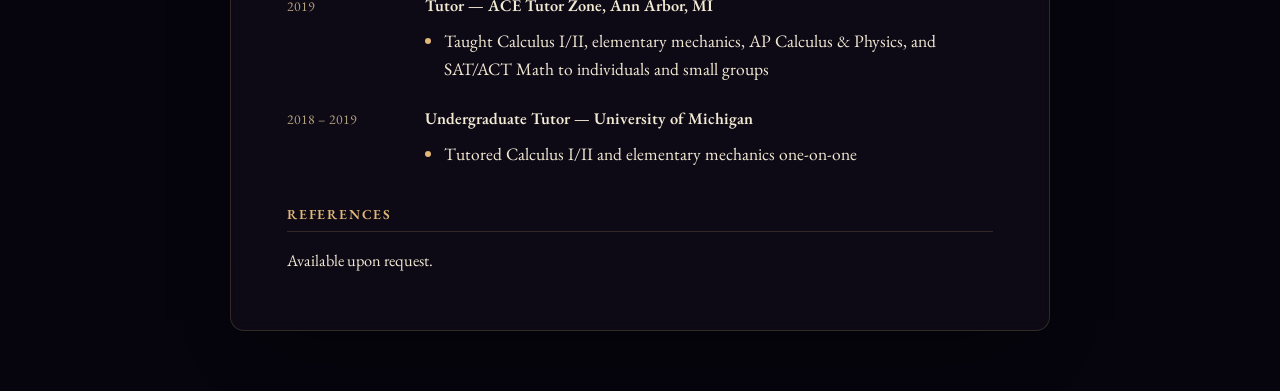
<file: cv.html>
<!DOCTYPE html>
<html lang="en">
<head>
  <meta charset="UTF-8" />
  <meta name="viewport" content="width=device-width, initial-scale=1.0" />
  <script>if(location.hostname.endsWith('github.io')||location.hostname==='www.mattszuromi.com')location.replace('https://mattszuromi.com'+location.pathname+location.search+location.hash);</script>
  <script>(function(){try{var t=localStorage.getItem('theme');document.documentElement.setAttribute('data-theme',t==='light'?'light':'dark');}catch(e){document.documentElement.setAttribute('data-theme','dark');}})();</script>
  <title>Matthew Szuromi — Curriculum Vitae</title>
  <meta name="description" content="Curriculum vitae of Matthew Szuromi, PhD student in computational and theoretical neuroscience at Boston University." />
  <link rel="icon" href="assets/favicon.svg" type="image/svg+xml" />
  <meta name="robots" content="index, follow" />
  <link rel="canonical" href="https://mattszuromi.com/cv" />
  <link rel="preconnect" href="https://fonts.googleapis.com" />
  <link rel="preconnect" href="https://fonts.gstatic.com" crossorigin />
  <link href="https://fonts.googleapis.com/css2?family=Cormorant+Garamond:ital,wght@0,500;0,600;0,700;1,500&family=EB+Garamond:ital,wght@0,400;0,500;0,600;1,400;1,500&display=swap" rel="stylesheet" />
  <style>
    :root {
      --font-sans: 'EB Garamond', Georgia, 'Times New Roman', serif;
      --font-serif: 'Cormorant Garamond', Georgia, 'Times New Roman', serif;
      --bg: #06050d; --paper: rgba(18,14,28,.62); --text: #f3ead4; --muted: #b3a07f;
      --border: rgba(226,184,120,.18); --accent: #e2b878; --accent-soft: rgba(226,184,120,.10);
      color-scheme: dark;
    }
    * { box-sizing: border-box; }
    body {
      margin: 0; background: var(--bg); color: var(--text);
      font-family: var(--font-sans); font-size: 17.5px; line-height: 1.6;
      -webkit-font-smoothing: antialiased;
    }
    body::before { content:''; position:fixed; inset:0; z-index:-1; pointer-events:none;
      background:
        radial-gradient(60% 55% at 82% 16%, rgba(58,29,110,.34), transparent 72%),
        radial-gradient(55% 50% at 90% 74%, rgba(110,31,85,.24), transparent 72%),
        radial-gradient(55% 55% at 10% 84%, rgba(15,58,68,.22), transparent 72%),
        radial-gradient(45% 45% at 8% 12%, rgba(26,33,96,.2), transparent 72%),
        var(--bg); }
    a { color: var(--accent); text-decoration: none; }
    a:hover { text-decoration: underline; }

    .toolbar {
      max-width: 820px; margin: 0 auto; padding: 18px clamp(16px, 4vw, 24px) 0;
      display: flex; justify-content: space-between; align-items: center; gap: 12px; flex-wrap: wrap;
    }
    .toolbar button {
      font-family: var(--font-sans); font-size: .9rem; font-weight: 600;
      color: var(--text); background: var(--paper); border: 1px solid var(--border);
      border-radius: 9px; padding: 8px 14px; cursor: pointer; text-decoration: none;
      transition: border-color .15s, color .15s;
    }
    .toolbar button:hover { border-color: var(--accent); color: var(--accent); }
    .cv-nav { display: flex; flex-wrap: wrap; gap: 2px; margin-left: -8px; }
    .cv-nav a {
      font-family: var(--font-sans); font-size: .92rem; font-weight: 600;
      color: var(--muted); padding: 8px 12px; border-radius: 8px; text-decoration: none;
      transition: color .15s, background .15s;
    }
    .cv-nav a:hover { color: var(--accent); background: var(--accent-soft); text-decoration: none; }
    .cv-nav a.current { color: var(--accent); }
    .cv-tools { display: flex; align-items: center; gap: 8px; }
    .cv-theme { display: inline-grid; place-items: center; width: 38px; height: 38px; padding: 0;
      font-family: var(--font-sans); color: var(--text); background: var(--paper); border: 1px solid var(--border);
      border-radius: 9px; cursor: pointer; transition: border-color .15s, color .15s; }
    .cv-theme:hover { border-color: var(--accent); color: var(--accent); }
    .cv-theme .cvi-sun { display: block; } .cv-theme .cvi-moon { display: none; }
    :root[data-theme="light"] .cv-theme .cvi-sun { display: none; } :root[data-theme="light"] .cv-theme .cvi-moon { display: block; }

    .page {
      max-width: 820px; margin: 16px auto 60px; background: var(--paper);
      -webkit-backdrop-filter: blur(8px); backdrop-filter: blur(8px);
      border: 1px solid var(--border); border-radius: 14px;
      padding: clamp(28px, 5vw, 56px);
      box-shadow: 0 30px 70px -40px rgba(0,0,0,.7);
    }

    /* Header */
    .cv-head { border-bottom: 2px solid var(--accent); padding-bottom: 18px; margin-bottom: 26px; }
    .cv-head h1 {
      font-family: var(--font-serif); font-weight: 600; font-size: clamp(2rem, 5vw, 2.7rem);
      letter-spacing: -.02em; margin: 0; line-height: 1.05;
    }
    .cv-head .subtitle { color: var(--accent); font-weight: 600; margin: 6px 0 12px; letter-spacing: .01em; }
    .contact { display: flex; flex-wrap: wrap; gap: 6px 16px; font-size: .92rem; color: var(--muted); margin: 0; }
    .contact a { color: var(--muted); }
    .contact a:hover { color: var(--accent); }
    .links { display: flex; flex-wrap: wrap; gap: 8px; margin-top: 14px; }
    .links a {
      font-size: .82rem; font-weight: 600; color: var(--accent);
      background: var(--accent-soft); padding: 4px 11px; border-radius: 999px;
    }
    .links a:hover { text-decoration: none; filter: brightness(.97); }

    /* Sections */
    section { margin-top: 30px; }
    h2 {
      font-family: var(--font-sans); text-transform: uppercase; letter-spacing: .13em;
      font-size: .86rem; font-weight: 600; color: var(--accent);
      margin: 0 0 16px; padding-bottom: 6px; border-bottom: 1px solid var(--border);
    }
    .statement { font-size: 1.02rem; margin: 0; }

    .entry { display: grid; grid-template-columns: 120px 1fr; gap: 18px; margin-bottom: 18px; break-inside: avoid; }
    .entry:last-child { margin-bottom: 0; }
    .when { color: var(--muted); font-size: .86rem; padding-top: 2px; }
    .what h3 { font-family: var(--font-sans); font-size: 1.02rem; font-weight: 600; margin: 0; }
    .what .org { color: var(--muted); font-size: .92rem; margin: 2px 0 0; }
    .what ul { margin: 8px 0 0; padding-left: 1.1em; }
    .what li { margin-bottom: 5px; color: var(--text); }
    .what li::marker { color: var(--accent); }

    /* Publications */
    .pub { margin-bottom: 16px; break-inside: avoid; }
    .pub .ttl { font-weight: 600; }
    .pub .meta { color: var(--muted); font-size: .92rem; }
    .pub .meta em { font-style: italic; }
    .pub strong.me { color: var(--text); }

    /* Skills */
    .skills { display: grid; grid-template-columns: 1fr 1fr; gap: 22px; }
    .skills h3 { font-size: .92rem; margin: 0 0 8px; color: var(--text); }
    .skills dl { margin: 0; display: grid; gap: 8px; }
    .skills dt { font-weight: 600; font-size: .92rem; }
    .skills dd { margin: 0; color: var(--muted); font-size: .9rem; }

    @media (max-width: 620px) {
      .entry { grid-template-columns: 1fr; gap: 4px; }
      .when { padding-top: 0; }
      .skills { grid-template-columns: 1fr; }
    }

    /* Light theme — screen only; print always stays light (below) */
    @media screen {
      :root[data-theme="light"] {
        --bg:#f1e7d0; --paper:rgba(255,250,238,.72); --text:#2c2316; --muted:#6f5d40;
        --border:rgba(120,80,40,.22); --accent:#8a4524; --accent-soft:rgba(138,69,36,.10);
      }
      :root[data-theme="light"] body::before{
        background:
          radial-gradient(60% 55% at 82% 16%, rgba(201,172,124,.20), transparent 72%),
          radial-gradient(55% 50% at 10% 84%, rgba(205,176,128,.16), transparent 72%),
          radial-gradient(50% 50% at 92% 74%, rgba(214,190,146,.14), transparent 72%),
          var(--bg);
      }
    }

    /* Print → clean PDF */
    @media print {
      :root {
        --bg: #fff; --paper: #fff; --text: #15171b; --muted: #4a4436;
        --border: #d8cfbf; --accent: #5e4a1e; --accent-soft: #f3ecdd;
        color-scheme: light;
      }
      html, body { background: #fff; }
      body::before { display: none; }
      .toolbar { display: none !important; }
      .page { max-width: none; margin: 0; border: none; border-radius: 0; box-shadow: none; padding: 0; }
      body { font-size: 10.5pt; line-height: 1.45; }
      a { color: var(--accent); }
      h2, .cv-head, .links a, .what li::marker {
        -webkit-print-color-adjust: exact; print-color-adjust: exact;
      }
      section { margin-top: 16pt; }
      .entry, .pub { margin-bottom: 9pt; }
      @page { margin: 1.4cm 1.5cm; }
    }
  </style>
</head>
<body>
  <div class="toolbar no-print">
    <nav class="cv-nav" aria-label="Site">
      <a href="index.html">Home</a>
      <a href="research.html">Research</a>
      <a href="cv.html" class="current" aria-current="page">CV</a>
      <a href="aboutme.html">About Me</a>
    </nav>
    <div class="cv-tools">
      <button type="button" class="cv-theme" id="cv-theme" aria-label="Toggle light / dark theme" title="Toggle theme">
        <svg class="cvi cvi-sun" width="18" height="18" viewBox="0 0 24 24" fill="none" stroke="currentColor" stroke-width="1.7" stroke-linecap="round" stroke-linejoin="round"><circle cx="12" cy="12" r="4.2"/><path d="M12 2v2.5M12 19.5V22M4.2 4.2l1.8 1.8M18 18l1.8 1.8M2 12h2.5M19.5 12H22M4.2 19.8 6 18M18 6l1.8-1.8"/></svg>
        <svg class="cvi cvi-moon" width="18" height="18" viewBox="0 0 24 24" fill="none" stroke="currentColor" stroke-width="1.7" stroke-linecap="round" stroke-linejoin="round"><path d="M21 12.8A9 9 0 1 1 11.2 3 7 7 0 0 0 21 12.8z"/></svg>
      </button>
      <button type="button" onclick="window.print()">Print / Save as PDF</button>
    </div>
  </div>

  <article class="page">
    <header class="cv-head">
      <h1>Matthew P. Szuromi</h1>
      <p class="subtitle">Doctoral Student · Theoretical &amp; Computational Neuroscience</p>
      <p class="contact">
        <span>Boston, MA</span>
        <a href="mailto:mszuromi@bu.edu">mszuromi@bu.edu</a>
        <a href="https://mattszuromi.com" target="_blank" rel="noopener">mattszuromi.com</a>
      </p>
      <p class="links">
        <a href="https://scholar.google.com/citations?user=xPtXfUQAAAAJ&hl=en" target="_blank" rel="noopener">Google Scholar</a>
        <a href="https://orcid.org/0009-0007-3943-7612" target="_blank" rel="noopener">ORCID</a>
        <a href="https://github.com/mszuromi" target="_blank" rel="noopener">GitHub</a>
        <a href="https://www.linkedin.com/in/matthew-szuromi-396865171/" target="_blank" rel="noopener">LinkedIn</a>
      </p>
    </header>

    <section>
      <h2>Research Statement</h2>
      <p class="statement">
        Seeking to apply deep tools from mathematics and theoretical physics to hard problems in
        computational and theoretical neuroscience — translating rigorous, first-principles thinking
        into practical tools and theories.
      </p>
    </section>

    <section>
      <h2>Education</h2>
      <div class="entry">
        <div class="when">2023 – Present</div>
        <div class="what">
          <h3>Ph.D., Computational Neuroscience</h3>
          <p class="org">Boston University · Graduate Program in Neuroscience</p>
        </div>
      </div>
      <div class="entry">
        <div class="when">2016 – 2021</div>
        <div class="what">
          <h3>B.S., Pure Mathematics &amp; Physics</h3>
          <p class="org">University of Michigan · College of Literature, Science &amp; the Arts</p>
        </div>
      </div>
    </section>

    <section>
      <h2>Publications</h2>
      <div class="pub">
        <p class="ttl">Modelling dysfunction-specific interventions for seizure termination in epilepsy</p>
        <p class="meta">Kamaraj AK &amp; <strong class="me">Szuromi MP</strong> (2025). <em>npj Systems Biology and Applications</em>. <a href="https://doi.org/10.1038/s41540-025-00632-9" target="_blank" rel="noopener">doi:10.1038/s41540-025-00632-9</a></p>
      </div>
      <div class="pub">
        <p class="ttl">Dynamotypes for Dummies: A Toolbox, Atlas, and Tutorial for Simulating a Comprehensive Range of Realistic Synthetic Seizures</p>
        <p class="meta">Sheckler C, Kish K, Walker Z, Barkelew G, Crisp DN, <strong class="me">Szuromi MP</strong>, Saggio ML &amp; Stacey WC (2025). <em>eNeuro</em>, 12(10), ENEURO.0200-25.2025. <a href="https://doi.org/10.1523/ENEURO.0200-25.2025" target="_blank" rel="noopener">doi:10.1523/ENEURO.0200-25.2025</a></p>
      </div>
      <div class="pub">
        <p class="ttl">Optimization of ictal aborting stimulation using the dynamotype taxonomy</p>
        <p class="meta"><strong class="me">Szuromi MP</strong>, Jirsa VK &amp; Stacey WC (2023). <em>Journal of Computational Neuroscience</em>, 51, 445–462. <a href="https://doi.org/10.1007/s10827-023-00859-7" target="_blank" rel="noopener">doi:10.1007/s10827-023-00859-7</a></p>
      </div>
    </section>

    <section>
      <h2>Research Experience</h2>
      <div class="entry">
        <div class="when">2024 – Present</div>
        <div class="what">
          <h3>Ocker Lab — Boston University</h3>
          <p class="org">Advisor: Dr. Gabriel Ocker</p>
          <ul>
            <li>Building a symbolic–numerical pipeline for automated Feynman-diagram evaluation in nonlinear stochastic differential equations, including a novel proof of a generic loop-diagram counting algorithm</li>
            <li>Developing a statistical field theory for cell-type-specific stochastic spiking neural networks with correlated inputs</li>
            <li>Modelling thalamo-cortical network development with spike-timing-dependent plasticity during critical periods for primary sensory cortices</li>
            <li>Studying stochastic state transitions in spiking networks with spike resets</li>
          </ul>
        </div>
      </div>
      <div class="entry">
        <div class="when">2023 – Present</div>
        <div class="what">
          <h3>BRAIN Dynamics Lab — Johns Hopkins University</h3>
          <p class="org">Advisors: Dr. Catherine Chu &amp; Dr. Mark Kramer</p>
          <ul>
            <li>Developing a machine-learning approach to detect hippocampal sharp-wave ripples in human stereo-EEG recordings</li>
            <li>Studying the relation between hippocampal sharp-wave ripple activity and memory consolidation in humans</li>
          </ul>
        </div>
      </div>
      <div class="entry">
        <div class="when">2023 – Present</div>
        <div class="what">
          <h3>Independent Research</h3>
          <ul>
            <li>Developing low-dimensional neural mass models as practical analytic tools for studying multi-state nonlinear systems, with application to epilepsy and neural dysfunction</li>
          </ul>
        </div>
      </div>
      <div class="entry">
        <div class="when">2024</div>
        <div class="what">
          <h3>Han Lab — Boston University</h3>
          <p class="org">Advisor: Dr. Xue Han</p>
          <ul>
            <li>Developed an improved action-potential detector for in-vivo voltage-imaging datasets</li>
          </ul>
        </div>
      </div>
      <div class="entry">
        <div class="when">2020 – 2023</div>
        <div class="what">
          <h3>Stacey Lab — University of Michigan</h3>
          <p class="org">Advisor: Dr. William Stacey</p>
          <ul>
            <li>Developed theoretical understanding of inconsistent efficacy of stimulatory treatments in epilepsy</li>
            <li>Developed a model of seizure dynamics to understand E/I imbalance at seizure onset</li>
          </ul>
        </div>
      </div>
      <div class="entry">
        <div class="when">2019 – 2020</div>
        <div class="what">
          <h3>Levin Lab — University of Michigan</h3>
          <p class="org">Advisor: Dr. Daniel Levin</p>
          <ul>
            <li>Determined properties of photomultiplier tubes for use in particle detectors</li>
          </ul>
        </div>
      </div>
    </section>

    <section>
      <h2>Skills</h2>
      <div class="skills">
        <div>
          <h3>Mathematical</h3>
          <dl>
            <dt>Nonlinear dynamics</dt><dd>Bifurcation theory, timescale separation, coarse-graining</dd>
            <dt>Stochastic dynamics</dt><dd>SDEs, point processes, statistical field theory (path-integral methods)</dd>
            <dt>Graph theory</dt><dd>Graph-enumeration algorithms</dd>
            <dt>Analysis</dt><dd>Real &amp; functional analysis (Volterra-kernel representations of local learning rules)</dd>
            <dt>Statistics &amp; data</dt><dd>Time-series analysis, spectral estimation, GLMs, HMMs</dd>
          </dl>
        </div>
        <div>
          <h3>Computational</h3>
          <dl>
            <dt>Programming</dt><dd>Python, MATLAB, Mathematica, C++, LaTeX, Linux/Unix</dd>
            <dt>Libraries</dt><dd>NumPy, SciPy, SymPy, Matplotlib, PyTorch</dd>
            <dt>Packages</dt><dd>NEST, bdtoolbox, MatCont, FOOOF, CERN ROOT</dd>
          </dl>
        </div>
      </div>
    </section>

    <section>
      <h2>Presentations &amp; Lectures</h2>
      <div class="entry">
        <div class="when">2025</div>
        <div class="what">
          <h3>Controlling and Probing Seizure Dynamotypes</h3>
          <p class="org">Minisymposium · Computational Neuroscience (CNS 2025)</p>
        </div>
      </div>
      <div class="entry">
        <div class="when">2023</div>
        <div class="what">
          <h3>Optimization of Ictal Aborting Stimulation</h3>
          <p class="org">Minisymposium · SIAM Dynamical Systems (DS23)</p>
        </div>
      </div>
      <div class="entry">
        <div class="when">2022</div>
        <div class="what">
          <h3>Optimization of Ictal Aborting Stimulation</h3>
          <p class="org">Selected talk · International Conference for Technology and Analysis of Seizures (ICTALS)</p>
        </div>
      </div>
      <div class="entry">
        <div class="when">2022</div>
        <div class="what">
          <h3>Optimization of Ictal Aborting Stimulation</h3>
          <p class="org">Invited talk · University of Michigan Neural Networks Journal Club</p>
        </div>
      </div>
    </section>

    <section>
      <h2>Teaching</h2>
      <div class="entry">
        <div class="when">2022</div>
        <div class="what">
          <h3>Private Tutor</h3>
          <ul>
            <li>Taught Linear Algebra (proofs &amp; applications) one-on-one online; developed practice problems</li>
          </ul>
        </div>
      </div>
      <div class="entry">
        <div class="when">2019</div>
        <div class="what">
          <h3>Tutor — ACE Tutor Zone, Ann Arbor, MI</h3>
          <ul>
            <li>Taught Calculus I/II, elementary mechanics, AP Calculus &amp; Physics, and SAT/ACT Math to individuals and small groups</li>
          </ul>
        </div>
      </div>
      <div class="entry">
        <div class="when">2018 – 2019</div>
        <div class="what">
          <h3>Undergraduate Tutor — University of Michigan</h3>
          <ul>
            <li>Tutored Calculus I/II and elementary mechanics one-on-one</li>
          </ul>
        </div>
      </div>
    </section>

    <section>
      <h2>References</h2>
      <p class="statement">Available upon request.</p>
    </section>
  </article>
  <script>(function(){var b=document.getElementById('cv-theme');if(b)b.addEventListener('click',function(){var n=document.documentElement.getAttribute('data-theme')==='light'?'dark':'light';document.documentElement.setAttribute('data-theme',n);try{localStorage.setItem('theme',n);}catch(e){}});})();</script>
</body>
</html>
</file>
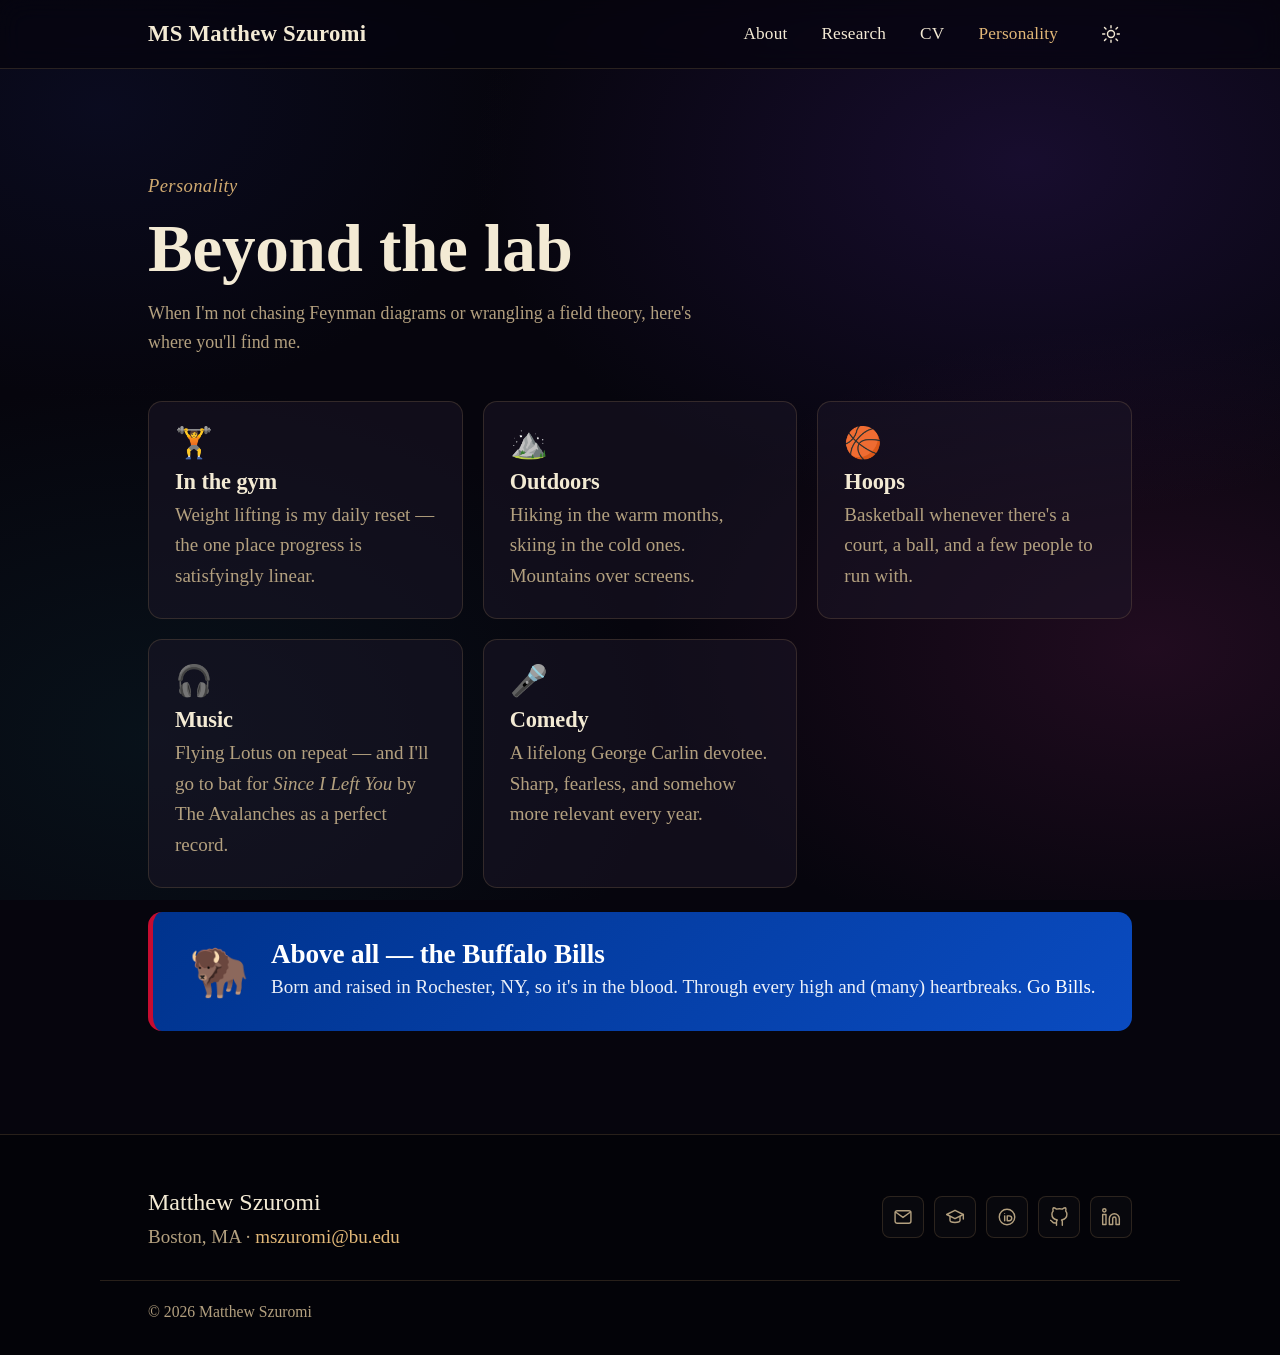
<file: personality.html>
<!DOCTYPE html>
<html lang="en">
<head>
  <meta charset="UTF-8" />
  <meta name="viewport" content="width=device-width, initial-scale=1.0" />
  <title>Personality — Matthew Szuromi</title>
  <meta name="description" content="A little about Matthew Szuromi beyond the lab — training, the outdoors, basketball, music, comedy, and the Buffalo Bills." />
  <meta name="author" content="Matthew Szuromi" />
  <link rel="canonical" href="https://mszuromi.github.io/personality.html" />
  <meta property="og:type" content="website" />
  <meta property="og:url" content="https://mszuromi.github.io/personality.html" />
  <meta property="og:title" content="Personality — Matthew Szuromi" />
  <meta name="theme-color" content="#fcfcfa" media="(prefers-color-scheme: light)" />
  <meta name="theme-color" content="#0f1216" media="(prefers-color-scheme: dark)" />
  <link rel="icon" href="assets/favicon.svg" type="image/svg+xml" />
  <link rel="apple-touch-icon" href="assets/favicon.svg" />
  <script>
    (function () {
      try {
        var t = localStorage.getItem('theme');
        if (t === 'dark' || t === 'light') document.documentElement.setAttribute('data-theme', t);
      } catch (e) {}
    })();
  </script>
  <link rel="preconnect" href="https://fonts.googleapis.com" />
  <link rel="preconnect" href="https://fonts.gstatic.com" crossorigin />
  <link href="https://fonts.googleapis.com/css2?family=Inter:wght@400;500;600;700&family=Newsreader:opsz,wght@6..72,400;6..72,500;6..72,600&display=swap" rel="stylesheet" />
  <link rel="stylesheet" href="styles.css" />
</head>
<body>
  <a class="skip-link" href="#main">Skip to content</a>

  <svg width="0" height="0" style="position:absolute" aria-hidden="true" focusable="false">
    <defs>
      <symbol id="i-mail" viewBox="0 0 24 24" fill="none" stroke="currentColor" stroke-width="1.7" stroke-linecap="round" stroke-linejoin="round"><rect x="2.5" y="4.5" width="19" height="15" rx="2.5"/><path d="m3 6 9 6.5L21 6"/></symbol>
      <symbol id="i-github" viewBox="0 0 24 24" fill="none" stroke="currentColor" stroke-width="1.7" stroke-linecap="round" stroke-linejoin="round"><path d="M9 19c-5 1.5-5-2.5-7-3m14 6v-3.87a3.37 3.37 0 0 0-.94-2.61c3.14-.35 6.44-1.54 6.44-7A5.44 5.44 0 0 0 20 4.77 5.07 5.07 0 0 0 19.91 1S18.73.65 16 2.48a13.38 13.38 0 0 0-7 0C6.27.65 5.09 1 5.09 1A5.07 5.07 0 0 0 5 4.77a5.44 5.44 0 0 0-1.5 3.78c0 5.42 3.3 6.61 6.44 7A3.37 3.37 0 0 0 9 18.13V22"/></symbol>
      <symbol id="i-scholar" viewBox="0 0 24 24" fill="none" stroke="currentColor" stroke-width="1.7" stroke-linecap="round" stroke-linejoin="round"><path d="M22 9 12 4 2 9l10 5 10-5z"/><path d="M6 11.2V16c0 1.3 2.7 2.6 6 2.6s6-1.3 6-2.6v-4.8"/><path d="M22 9v5.5"/></symbol>
      <symbol id="i-orcid" viewBox="0 0 24 24" fill="none" stroke="currentColor" stroke-width="1.7" stroke-linecap="round" stroke-linejoin="round"><circle cx="12" cy="12" r="9.3"/><line x1="9.2" y1="10.6" x2="9.2" y2="16.4"/><circle cx="9.2" cy="7.9" r="0.6" fill="currentColor" stroke="none"/><path d="M12.3 10.6h2.2c2 0 3.2 1.3 3.2 2.9s-1.2 2.9-3.2 2.9h-2.2z"/></symbol>
      <symbol id="i-linkedin" viewBox="0 0 24 24" fill="none" stroke="currentColor" stroke-width="1.7" stroke-linecap="round" stroke-linejoin="round"><path d="M16 8a6 6 0 0 1 6 6v7h-4v-7a2 2 0 0 0-4 0v7h-4v-7a6 6 0 0 1 6-6z"/><rect x="2" y="9" width="4" height="12"/><circle cx="4" cy="4" r="2"/></symbol>
      <symbol id="i-sun" viewBox="0 0 24 24" fill="none" stroke="currentColor" stroke-width="1.7" stroke-linecap="round" stroke-linejoin="round"><circle cx="12" cy="12" r="4.2"/><path d="M12 2v2.5M12 19.5V22M4.2 4.2l1.8 1.8M18 18l1.8 1.8M2 12h2.5M19.5 12H22M4.2 19.8 6 18M18 6l1.8-1.8"/></symbol>
      <symbol id="i-moon" viewBox="0 0 24 24" fill="none" stroke="currentColor" stroke-width="1.7" stroke-linecap="round" stroke-linejoin="round"><path d="M21 12.8A9 9 0 1 1 11.2 3 7 7 0 0 0 21 12.8z"/></symbol>
    </defs>
  </svg>

  <header class="site-header">
    <div class="wrap header-inner">
      <a class="brand" href="index.html" aria-label="Home — Matthew Szuromi">
        <span class="brand-mark" aria-hidden="true">MS</span>
        <span class="brand-name">Matthew&nbsp;Szuromi</span>
      </a>
      <nav class="nav" id="nav" aria-label="Primary">
        <a href="index.html">About</a>
        <a href="research.html">Research</a>
        <a href="cv.html">CV</a>
        <a href="personality.html" class="active" aria-current="page">Personality</a>
      </nav>
      <div class="header-actions">
        <button class="icon-btn theme-toggle" id="theme-toggle" type="button" aria-label="Toggle dark mode" title="Toggle dark mode">
          <svg class="ico ico-sun" aria-hidden="true"><use href="#i-sun"/></svg>
          <svg class="ico ico-moon" aria-hidden="true"><use href="#i-moon"/></svg>
        </button>
        <button class="icon-btn nav-toggle" id="nav-toggle" type="button" aria-label="Open menu" aria-expanded="false" aria-controls="nav">
          <span class="bars" aria-hidden="true"><span></span><span></span><span></span></span>
        </button>
      </div>
    </div>
  </header>

  <main id="main">
    <section class="section">
      <div class="wrap">
        <header class="section-head">
          <p class="eyebrow">Personality</p>
          <h1>Beyond the lab</h1>
          <p class="section-intro">
            When I'm not chasing Feynman diagrams or wrangling a field theory, here's where
            you'll find me.
          </p>
        </header>

        <div class="fun-grid">
          <div class="fun-card">
            <span class="emoji" aria-hidden="true">🏋️</span>
            <h2 class="fun-title">In the gym</h2>
            <p>Weight lifting is my daily reset — the one place progress is satisfyingly linear.</p>
          </div>
          <div class="fun-card">
            <span class="emoji" aria-hidden="true">⛰️</span>
            <h2 class="fun-title">Outdoors</h2>
            <p>Hiking in the warm months, skiing in the cold ones. Mountains over screens.</p>
          </div>
          <div class="fun-card">
            <span class="emoji" aria-hidden="true">🏀</span>
            <h2 class="fun-title">Hoops</h2>
            <p>Basketball whenever there's a court, a ball, and a few people to run with.</p>
          </div>
          <div class="fun-card">
            <span class="emoji" aria-hidden="true">🎧</span>
            <h2 class="fun-title">Music</h2>
            <p>Flying Lotus on repeat — and I'll go to bat for <em>Since I Left You</em> by The Avalanches as a perfect record.</p>
          </div>
          <div class="fun-card">
            <span class="emoji" aria-hidden="true">🎤</span>
            <h2 class="fun-title">Comedy</h2>
            <p>A lifelong George Carlin devotee. Sharp, fearless, and somehow more relevant every year.</p>
          </div>
        </div>

        <div class="bills-banner">
          <span class="bills-emoji" aria-hidden="true">🦬</span>
          <div>
            <h2 class="bills-title">Above all — the Buffalo Bills</h2>
            <p>Born and raised in Rochester, NY, so it's in the blood. Through every high and (many) heartbreaks. <strong>Go Bills.</strong></p>
          </div>
        </div>
      </div>
    </section>
  </main>

  <footer class="site-footer">
    <div class="wrap footer-inner">
      <div class="footer-contact">
        <p class="footer-name">Matthew Szuromi</p>
        <p class="muted">Boston, MA · <a href="mailto:mszuromi@bu.edu">mszuromi@bu.edu</a></p>
      </div>
      <ul class="social" aria-label="Profiles and links">
        <li><a href="mailto:mszuromi@bu.edu" aria-label="Email"><svg class="ico" aria-hidden="true"><use href="#i-mail"/></svg></a></li>
        <li><a href="https://scholar.google.com/citations?user=xPtXfUQAAAAJ&hl=en" target="_blank" rel="noopener" aria-label="Google Scholar"><svg class="ico" aria-hidden="true"><use href="#i-scholar"/></svg></a></li>
        <li><a href="https://orcid.org/0009-0007-3943-7612" target="_blank" rel="noopener" aria-label="ORCID"><svg class="ico" aria-hidden="true"><use href="#i-orcid"/></svg></a></li>
        <li><a href="https://github.com/mszuromi" target="_blank" rel="noopener" aria-label="GitHub"><svg class="ico" aria-hidden="true"><use href="#i-github"/></svg></a></li>
        <li><a href="https://www.linkedin.com/in/matthew-szuromi-396865171/" target="_blank" rel="noopener" aria-label="LinkedIn"><svg class="ico" aria-hidden="true"><use href="#i-linkedin"/></svg></a></li>
      </ul>
    </div>
    <div class="wrap footer-fine">
      <p class="muted">© <span id="year">2026</span> Matthew Szuromi</p>
    </div>
  </footer>

  <script src="script.js"></script>
</body>
</html>
</file>
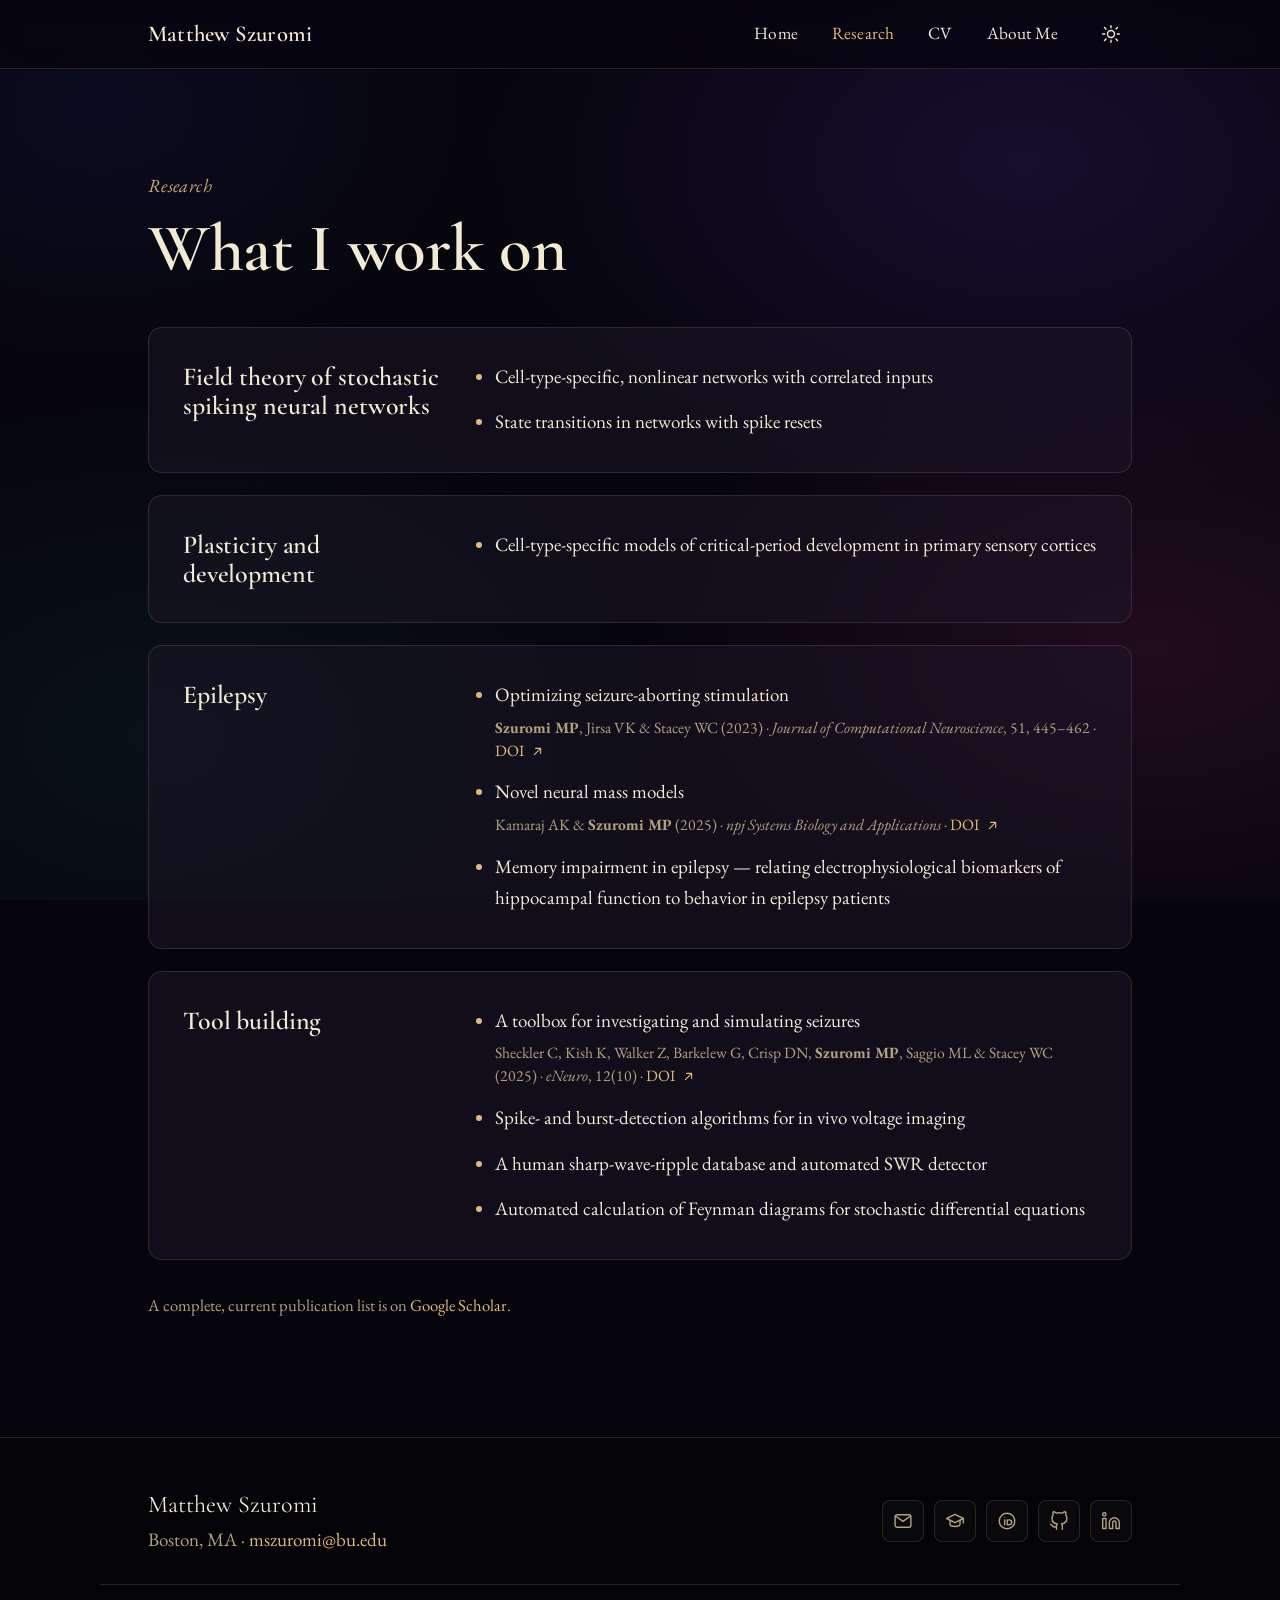
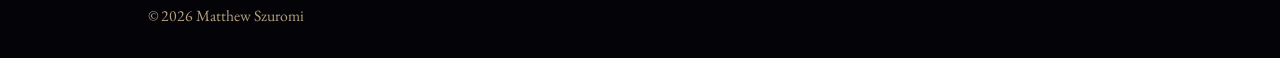
<file: research.html>
<!DOCTYPE html>
<html lang="en">
<head>
  <meta charset="UTF-8" />
  <meta name="viewport" content="width=device-width, initial-scale=1.0" />
  <script>if(location.hostname.endsWith('github.io')||location.hostname==='www.mattszuromi.com')location.replace('https://mattszuromi.com'+location.pathname+location.search+location.hash);</script>
  <script>(function(){try{var t=localStorage.getItem('theme');document.documentElement.setAttribute('data-theme',t==='light'?'light':'dark');}catch(e){document.documentElement.setAttribute('data-theme','dark');}})();</script>
  <title>Research — Matthew Szuromi</title>
  <meta name="description" content="Research of Matthew Szuromi: statistical field theory of spiking neural networks, the dynamics of epilepsy and seizures, and human electrophysiology and memory — with related publications." />
  <meta name="author" content="Matthew Szuromi" />
  <link rel="canonical" href="https://mattszuromi.com/research" />
  <meta property="og:type" content="website" />
  <meta property="og:url" content="https://mattszuromi.com/research" />
  <meta property="og:title" content="Research — Matthew Szuromi" />
  <meta name="theme-color" content="#06050d" />
  <link rel="icon" href="assets/favicon.svg" type="image/svg+xml" />
  <link rel="apple-touch-icon" href="assets/favicon.svg" />
  <link rel="preconnect" href="https://fonts.googleapis.com" />
  <link rel="preconnect" href="https://fonts.gstatic.com" crossorigin />
  <link href="https://fonts.googleapis.com/css2?family=Cormorant+Garamond:ital,wght@0,500;0,600;0,700;1,500&family=EB+Garamond:ital,wght@0,400;0,500;1,400;1,500&display=swap" rel="stylesheet" />
  <link rel="stylesheet" href="styles.css" />
</head>
<body>
  <a class="skip-link" href="#main">Skip to content</a>

  <svg width="0" height="0" style="position:absolute" aria-hidden="true" focusable="false">
    <defs>
      <symbol id="i-mail" viewBox="0 0 24 24" fill="none" stroke="currentColor" stroke-width="1.7" stroke-linecap="round" stroke-linejoin="round"><rect x="2.5" y="4.5" width="19" height="15" rx="2.5"/><path d="m3 6 9 6.5L21 6"/></symbol>
      <symbol id="i-github" viewBox="0 0 24 24" fill="none" stroke="currentColor" stroke-width="1.7" stroke-linecap="round" stroke-linejoin="round"><path d="M9 19c-5 1.5-5-2.5-7-3m14 6v-3.87a3.37 3.37 0 0 0-.94-2.61c3.14-.35 6.44-1.54 6.44-7A5.44 5.44 0 0 0 20 4.77 5.07 5.07 0 0 0 19.91 1S18.73.65 16 2.48a13.38 13.38 0 0 0-7 0C6.27.65 5.09 1 5.09 1A5.07 5.07 0 0 0 5 4.77a5.44 5.44 0 0 0-1.5 3.78c0 5.42 3.3 6.61 6.44 7A3.37 3.37 0 0 0 9 18.13V22"/></symbol>
      <symbol id="i-scholar" viewBox="0 0 24 24" fill="none" stroke="currentColor" stroke-width="1.7" stroke-linecap="round" stroke-linejoin="round"><path d="M22 9 12 4 2 9l10 5 10-5z"/><path d="M6 11.2V16c0 1.3 2.7 2.6 6 2.6s6-1.3 6-2.6v-4.8"/><path d="M22 9v5.5"/></symbol>
      <symbol id="i-orcid" viewBox="0 0 24 24" fill="none" stroke="currentColor" stroke-width="1.7" stroke-linecap="round" stroke-linejoin="round"><circle cx="12" cy="12" r="9.3"/><line x1="9.2" y1="10.6" x2="9.2" y2="16.4"/><circle cx="9.2" cy="7.9" r="0.6" fill="currentColor" stroke="none"/><path d="M12.3 10.6h2.2c2 0 3.2 1.3 3.2 2.9s-1.2 2.9-3.2 2.9h-2.2z"/></symbol>
      <symbol id="i-linkedin" viewBox="0 0 24 24" fill="none" stroke="currentColor" stroke-width="1.7" stroke-linecap="round" stroke-linejoin="round"><path d="M16 8a6 6 0 0 1 6 6v7h-4v-7a2 2 0 0 0-4 0v7h-4v-7a6 6 0 0 1 6-6z"/><rect x="2" y="9" width="4" height="12"/><circle cx="4" cy="4" r="2"/></symbol>
      <symbol id="i-arrow" viewBox="0 0 24 24" fill="none" stroke="currentColor" stroke-width="1.8" stroke-linecap="round" stroke-linejoin="round"><path d="M7 17 17 7M9 7h8v8"/></symbol>
      <symbol id="i-sun" viewBox="0 0 24 24" fill="none" stroke="currentColor" stroke-width="1.7" stroke-linecap="round" stroke-linejoin="round"><circle cx="12" cy="12" r="4.2"/><path d="M12 2v2.5M12 19.5V22M4.2 4.2l1.8 1.8M18 18l1.8 1.8M2 12h2.5M19.5 12H22M4.2 19.8 6 18M18 6l1.8-1.8"/></symbol>
      <symbol id="i-moon" viewBox="0 0 24 24" fill="none" stroke="currentColor" stroke-width="1.7" stroke-linecap="round" stroke-linejoin="round"><path d="M21 12.8A9 9 0 1 1 11.2 3 7 7 0 0 0 21 12.8z"/></symbol>
    </defs>
  </svg>

  <header class="site-header">
    <div class="wrap header-inner">
      <a class="brand" href="index.html">Matthew&nbsp;Szuromi</a>
      <nav class="nav" id="nav" aria-label="Primary">
        <a href="index.html">Home</a>
        <a href="research.html" class="active" aria-current="page">Research</a>
        <a href="cv.html">CV</a>
        <a href="aboutme.html">About&nbsp;Me</a>
      </nav>
      <div class="header-actions">
        <button class="icon-btn theme-toggle" id="theme-toggle" type="button" aria-label="Toggle light / dark theme" title="Toggle theme">
          <svg class="ico ico-sun" aria-hidden="true"><use href="#i-sun"/></svg>
          <svg class="ico ico-moon" aria-hidden="true"><use href="#i-moon"/></svg>
        </button>
        <button class="icon-btn nav-toggle" id="nav-toggle" type="button" aria-label="Open menu" aria-expanded="false" aria-controls="nav">
          <span class="bars" aria-hidden="true"><span></span><span></span><span></span></span>
        </button>
      </div>
    </div>
  </header>

  <main id="main">
    <section class="section">
      <div class="wrap">
        <header class="section-head">
          <p class="eyebrow">Research</p>
          <h1>What I work on</h1>
        </header>

        <div class="areas">

          <article class="card" id="field-theory">
            <div class="card-head">
              <h2 class="card-title">Field theory of stochastic spiking neural networks</h2>
            </div>
            <div class="card-body">
              <ul class="topic-list">
                <li>Cell-type-specific, nonlinear networks with correlated inputs</li>
                <li>State transitions in networks with spike resets</li>
              </ul>
            </div>
          </article>

          <article class="card" id="plasticity">
            <div class="card-head">
              <h2 class="card-title">Plasticity and development</h2>
            </div>
            <div class="card-body">
              <ul class="topic-list">
                <li>Cell-type-specific models of critical-period development in primary sensory cortices</li>
              </ul>
            </div>
          </article>

          <article class="card" id="epilepsy">
            <div class="card-head">
              <h2 class="card-title">Epilepsy</h2>
            </div>
            <div class="card-body">
              <ul class="topic-list">
                <li>Optimizing seizure-aborting stimulation
                  <p class="cite"><strong>Szuromi MP</strong>, Jirsa VK &amp; Stacey WC (2023) &middot; <em>Journal of Computational Neuroscience</em>, 51, 445&ndash;462 &middot; <a href="https://doi.org/10.1007/s10827-023-00859-7" target="_blank" rel="noopener">DOI&nbsp;<svg class="ico ico-sm" aria-hidden="true"><use href="#i-arrow"/></svg></a></p>
                </li>
                <li>Novel neural mass models
                  <p class="cite">Kamaraj AK &amp; <strong>Szuromi MP</strong> (2025) &middot; <em>npj Systems Biology and Applications</em> &middot; <a href="https://doi.org/10.1038/s41540-025-00632-9" target="_blank" rel="noopener">DOI&nbsp;<svg class="ico ico-sm" aria-hidden="true"><use href="#i-arrow"/></svg></a></p>
                </li>
                <li>Memory impairment in epilepsy &mdash; relating electrophysiological biomarkers of hippocampal function to behavior in epilepsy patients</li>
              </ul>
            </div>
          </article>

          <article class="card" id="tools">
            <div class="card-head">
              <h2 class="card-title">Tool building</h2>
            </div>
            <div class="card-body">
              <ul class="topic-list">
                <li>A toolbox for investigating and simulating seizures
                  <p class="cite">Sheckler C, Kish K, Walker Z, Barkelew G, Crisp DN, <strong>Szuromi MP</strong>, Saggio ML &amp; Stacey WC (2025) &middot; <em>eNeuro</em>, 12(10) &middot; <a href="https://doi.org/10.1523/ENEURO.0200-25.2025" target="_blank" rel="noopener">DOI&nbsp;<svg class="ico ico-sm" aria-hidden="true"><use href="#i-arrow"/></svg></a></p>
                </li>
                <li>Spike- and burst-detection algorithms for in&nbsp;vivo voltage imaging</li>
                <li>A human sharp-wave-ripple database and automated SWR detector</li>
                <li>Automated calculation of Feynman diagrams for stochastic differential equations</li>
              </ul>
            </div>
          </article>

        </div>

        <p class="section-foot muted">
          A complete, current publication list is on
          <a href="https://scholar.google.com/citations?user=xPtXfUQAAAAJ&hl=en" target="_blank" rel="noopener">Google Scholar</a>.
        </p>
      </div>
    </section>
  </main>

  <footer class="site-footer">
    <div class="wrap footer-inner">
      <div class="footer-contact">
        <p class="footer-name">Matthew Szuromi</p>
        <p class="muted">Boston, MA · <a href="mailto:mszuromi@bu.edu">mszuromi@bu.edu</a></p>
      </div>
      <ul class="social" aria-label="Profiles and links">
        <li><a href="mailto:mszuromi@bu.edu" aria-label="Email"><svg class="ico" aria-hidden="true"><use href="#i-mail"/></svg></a></li>
        <li><a href="https://scholar.google.com/citations?user=xPtXfUQAAAAJ&hl=en" target="_blank" rel="noopener" aria-label="Google Scholar"><svg class="ico" aria-hidden="true"><use href="#i-scholar"/></svg></a></li>
        <li><a href="https://orcid.org/0009-0007-3943-7612" target="_blank" rel="noopener" aria-label="ORCID"><svg class="ico" aria-hidden="true"><use href="#i-orcid"/></svg></a></li>
        <li><a href="https://github.com/mszuromi" target="_blank" rel="noopener" aria-label="GitHub"><svg class="ico" aria-hidden="true"><use href="#i-github"/></svg></a></li>
        <li><a href="https://www.linkedin.com/in/matthew-szuromi-396865171/" target="_blank" rel="noopener" aria-label="LinkedIn"><svg class="ico" aria-hidden="true"><use href="#i-linkedin"/></svg></a></li>
      </ul>
    </div>
    <div class="wrap footer-fine">
      <p class="muted">© <span id="year">2026</span> Matthew Szuromi</p>
    </div>
  </footer>

  <script src="script.js"></script>
</body>
</html>
</file>
<file: styles.css>
/* ============================================================
   Matthew Szuromi — cosmic / Cajal theme
   Shared across all pages. Plain CSS, no build step. Dark only.
   ============================================================ */

:root{
  --ink:#06050d;
  --panel:rgba(28,22,40,.5);
  --panel-solid:#0d0b16;
  --cream:#f3ead4;
  --gold:#e2b878;
  --gold-strong:#eecb93;
  --muted:#b3a07f;
  --faint:#8a7d66;
  --cyan:#5ac8e4;
  --line:rgba(226,184,120,.16);
  --line-strong:rgba(226,184,120,.34);
  --on-accent:#241803;
  --header-bg:rgba(6,5,13,.74);
  --footer-bg:rgba(0,0,0,.35);
  --font-display:'Cormorant Garamond', Georgia, 'Times New Roman', serif;
  --font-body:'EB Garamond', Georgia, 'Times New Roman', serif;
  --wrap:1080px;
  color-scheme:dark;
}

/* Light theme — Cajal ink on paper */
:root[data-theme="light"]{
  --ink:#f1e7d0;
  --panel:rgba(255,250,238,.62);
  --panel-solid:#faf3e2;
  --cream:#2c2316;
  --gold:#8a4524;
  --gold-strong:#6f3318;
  --muted:#6f5d40;
  --faint:#9a8a6a;
  --cyan:#2f6e88;
  --line:rgba(120,80,40,.22);
  --line-strong:rgba(120,80,40,.40);
  --on-accent:#f4ecd9;
  --header-bg:rgba(241,231,208,.82);
  --footer-bg:rgba(120,84,40,.06);
  color-scheme:light;
}
:root[data-theme="light"] body::before{
  background:
    radial-gradient(60% 55% at 80% 18%, rgba(201,172,124,.20), transparent 72%),
    radial-gradient(55% 50% at 12% 84%, rgba(205,176,128,.16), transparent 72%),
    radial-gradient(50% 50% at 92% 74%, rgba(214,190,146,.14), transparent 72%),
    var(--ink);
}

*,*::before,*::after{box-sizing:border-box}
html{-webkit-text-size-adjust:100%;scroll-behavior:smooth}
body{
  margin:0;
  font-family:var(--font-body);
  font-size:19px;
  line-height:1.62;
  color:var(--cream);
  background:var(--ink);
  -webkit-font-smoothing:antialiased;
  text-rendering:optimizeLegibility;
}
/* static cosmic nebula behind interior pages */
body::before{
  content:'';position:fixed;inset:0;z-index:-1;pointer-events:none;
  background:
    radial-gradient(60% 55% at 80% 18%, rgba(58,29,110,.34), transparent 72%),
    radial-gradient(55% 50% at 90% 72%, rgba(110,31,85,.26), transparent 72%),
    radial-gradient(55% 55% at 12% 82%, rgba(15,58,68,.24), transparent 72%),
    radial-gradient(45% 45% at 8% 12%, rgba(26,33,96,.22), transparent 72%),
    var(--ink);
}

img{max-width:100%;display:block}
a{color:var(--gold);text-decoration:none}
a:hover{color:var(--gold-strong)}
::selection{background:var(--gold);color:var(--on-accent)}
:focus-visible{outline:2px solid var(--gold);outline-offset:3px;border-radius:3px}

.wrap{width:100%;max-width:var(--wrap);margin-inline:auto;padding-inline:clamp(22px,5vw,48px)}
.muted{color:var(--muted)}

.skip-link{position:absolute;left:12px;top:-60px;background:var(--gold);color:var(--on-accent);padding:10px 16px;border-radius:6px;z-index:200;transition:top .18s}
.skip-link:focus{top:12px}

.ico{width:20px;height:20px;display:inline-block;vertical-align:middle;flex:none}
.ico-sm{width:15px;height:15px}

/* ---------- Header ---------- */
.site-header{position:sticky;top:0;z-index:100;background:var(--header-bg);-webkit-backdrop-filter:saturate(150%) blur(12px);backdrop-filter:saturate(150%) blur(12px);border-bottom:1px solid var(--line)}
.header-inner{display:flex;align-items:center;gap:18px;height:68px}
.brand{font-family:var(--font-display);font-weight:600;font-size:1.42rem;letter-spacing:.01em;color:var(--cream)}
.brand:hover{color:var(--cream)}
.nav{margin-left:auto;display:flex;gap:6px}
.nav a{font-family:var(--font-body);color:var(--cream);font-size:1.08rem;letter-spacing:.01em;padding:6px 14px;border-radius:6px;transition:color .2s,background .2s}
.nav a:hover{color:var(--gold-strong);background:rgba(226,184,120,.1)}
.nav a.active{color:var(--gold)}
.header-actions{display:flex;align-items:center;gap:6px}
.icon-btn{display:grid;place-items:center;width:42px;height:42px;padding:0;background:transparent;color:var(--cream);border:1px solid transparent;border-radius:8px;cursor:pointer;transition:background .15s,color .15s}
.icon-btn:hover{background:rgba(226,184,120,.08);color:var(--gold)}
.theme-toggle .ico-sun{display:block}
.theme-toggle .ico-moon{display:none}
:root[data-theme="light"] .theme-toggle .ico-sun{display:none}
:root[data-theme="light"] .theme-toggle .ico-moon{display:block}
.nav-toggle{display:none}
.bars{display:grid;gap:4px}
.bars span{display:block;width:18px;height:2px;background:currentColor;border-radius:2px;transition:transform .2s,opacity .2s}
.nav-toggle[aria-expanded="true"] .bars span:nth-child(1){transform:translateY(6px) rotate(45deg)}
.nav-toggle[aria-expanded="true"] .bars span:nth-child(2){opacity:0}
.nav-toggle[aria-expanded="true"] .bars span:nth-child(3){transform:translateY(-6px) rotate(-45deg)}

/* ---------- Sections / type ---------- */
section{scroll-margin-top:86px}
.section{padding:clamp(56px,8vw,104px) 0;position:relative}
.section-head{max-width:62ch;margin-bottom:44px}
.eyebrow{font-family:var(--font-body);font-style:italic;font-size:1.16rem;letter-spacing:.02em;color:var(--gold);margin:0 0 14px;opacity:.92}
h1,h2,h3{font-family:var(--font-display);font-weight:600;color:var(--cream);letter-spacing:-.005em}
h1{font-size:clamp(2.8rem,6vw,4.2rem);line-height:1;margin:0 0 16px}
h2{font-size:clamp(2.1rem,3.6vw,2.9rem);line-height:1.05;margin:0 0 16px}
h3{font-size:1.5rem;margin:0 0 6px}
.section-intro{color:var(--muted);font-size:1.12rem;margin:0}
p{margin:0 0 16px}

/* ---------- Buttons ---------- */
.cta-row{display:flex;flex-wrap:wrap;align-items:center;gap:16px;margin-top:30px}
.btn{display:inline-flex;align-items:center;gap:8px;font-family:var(--font-body);font-weight:500;font-size:1.08rem;letter-spacing:.01em;padding:12px 28px;border-radius:3px;border:1px solid transparent;cursor:pointer;transition:transform .14s,background .18s,border-color .18s,color .18s}
.btn:hover{transform:translateY(-1px)}
.btn-primary{background:var(--gold);color:var(--on-accent)}
.btn-primary:hover{background:var(--gold-strong);color:var(--on-accent)}
.btn-ghost{background:transparent;color:var(--cream);border-color:var(--line-strong)}
.btn-ghost:hover{border-color:var(--gold);color:var(--gold-strong);background:rgba(226,184,120,.06)}
.link-ext{display:inline-flex;align-items:center;gap:5px;font-weight:500;color:var(--gold)}
.link-ext:hover .ico{transform:translate(2px,-2px)}
.link-ext .ico{transition:transform .15s}

/* ---------- Tags ---------- */
.tags{list-style:none;display:flex;flex-wrap:wrap;gap:9px;padding:0;margin:26px 0 0}
.tags li{font-size:.98rem;color:var(--gold-strong);background:rgba(226,184,120,.08);border:1px solid var(--line);padding:5px 14px;border-radius:999px}

/* ---------- About (home, below hero) ---------- */
.about-section{background:linear-gradient(180deg, rgba(6,5,13,.4), var(--ink) 12%) , var(--ink)}
.about-grid{display:grid;grid-template-columns:1.7fr 1fr;gap:clamp(32px,5vw,60px);align-items:start}
.bio p{color:var(--cream)}
.bio a{color:var(--gold);text-decoration:underline;text-decoration-color:rgba(226,184,120,.4);text-underline-offset:2px}
.bio a:hover{text-decoration-color:var(--gold)}
.facts{margin:0;display:grid;gap:16px;border-left:1px solid var(--line);padding-left:24px}
.facts>div{display:grid;gap:3px}
.facts dt{font-family:var(--font-body);font-style:italic;font-size:1rem;color:var(--gold);letter-spacing:.01em}
.facts dd{margin:0;font-size:1.04rem;color:var(--cream)}
.social{list-style:none;display:flex;flex-wrap:wrap;gap:10px;padding:0;margin:0}
.social a{display:grid;place-items:center;width:42px;height:42px;border:1px solid var(--line);border-radius:8px;background:rgba(255,255,255,.02);color:var(--muted);transition:color .15s,border-color .15s,transform .14s}
.social a:hover{color:var(--gold);border-color:var(--gold);transform:translateY(-2px)}

/* ---------- Cards / research areas ---------- */
.cards,.areas{display:grid;gap:22px}
.card{background:var(--panel);border:1px solid var(--line);border-radius:14px;padding:clamp(24px,3vw,34px);display:grid;grid-template-columns:260px 1fr;gap:30px;transition:border-color .18s,transform .18s}
.card:hover{transform:translateY(-2px);border-color:var(--line-strong)}
.card-head{align-self:start}
.card-title{font-family:var(--font-display);font-weight:600;font-size:1.62rem;line-height:1.12;margin:0;color:var(--cream)}
.card-tag{margin:8px 0 0;font-style:italic;font-size:1.02rem;color:var(--muted)}
.card-tag a{color:var(--gold)}
.card-body{min-width:0}
.card-list{margin:0;padding-left:1.1em;display:grid;gap:13px}
.card-list li{color:var(--muted)}
.card-list li::marker{color:var(--gold)}
.card-list strong{color:var(--cream);font-weight:500}
.card-pubs{margin-top:22px;padding-top:20px;border-top:1px solid var(--line)}
.pubs-subhead{font-family:var(--font-body);font-style:italic;font-weight:400;font-size:1.05rem;letter-spacing:.01em;color:var(--gold);margin:0 0 14px;text-transform:none}
.pub-c{margin:0 0 15px}
.pub-c:last-child{margin-bottom:0}
.pub-c-title{margin:0;font-weight:500;color:var(--cream);line-height:1.35;font-size:1.08rem}
.pub-c-meta{margin:3px 0 0;color:var(--muted);font-size:1rem}
.pub-c-meta a{display:inline-flex;align-items:center;gap:3px;color:var(--gold);white-space:nowrap}
.section-foot{margin-top:32px;font-size:1.04rem}

/* ---------- About Me (personality) ---------- */
.fun-grid{display:grid;grid-template-columns:repeat(auto-fit,minmax(240px,1fr));gap:20px}
.fun-card{background:var(--panel);border:1px solid var(--line);border-radius:14px;padding:26px;transition:transform .18s,border-color .18s}
.fun-card:hover{transform:translateY(-2px);border-color:var(--line-strong)}
.fun-card .emoji{font-size:1.9rem;line-height:1;display:block}
.fun-title{font-family:var(--font-display);font-weight:600;font-size:1.4rem;margin:12px 0 6px;color:var(--cream)}
.fun-card p{margin:0;color:var(--muted)}
.bills-banner{margin-top:24px;display:flex;align-items:center;gap:22px;padding:28px clamp(24px,3vw,36px);border-radius:14px;background:linear-gradient(135deg,#00338d,#0a4bc0);border-left:5px solid #c60c30;color:#fff}
.bills-emoji{font-size:3rem;line-height:1;flex:none}
.bills-title{font-family:var(--font-display);font-weight:600;color:#fff;font-size:1.7rem;margin:0 0 4px}
.bills-banner p{margin:0;color:rgba(255,255,255,.92)}
.bills-banner strong{color:#fff;font-weight:500}

/* ---------- CV highlights (if used) ---------- */
.cv-grid{display:grid;grid-template-columns:1fr 320px;gap:clamp(28px,4vw,48px);align-items:start}

/* ---------- Footer ---------- */
.site-footer{background:var(--footer-bg);border-top:1px solid var(--line);padding:48px 0 30px;position:relative;z-index:2}
.footer-inner{display:flex;flex-wrap:wrap;align-items:center;justify-content:space-between;gap:22px}
.footer-name{font-family:var(--font-display);font-size:1.5rem;margin:0;color:var(--cream)}
.footer-contact p{margin:0}
.footer-fine{margin-top:28px;padding-top:18px;border-top:1px solid var(--line)}
.footer-fine p{margin:0;font-size:.98rem}

/* ---------- Responsive ---------- */
@media (max-width:860px){
  .about-grid{grid-template-columns:1fr}
  .facts{border-left:none;padding-left:0;border-top:1px solid var(--line);padding-top:22px}
  .card{grid-template-columns:1fr;gap:16px}
}
@media (max-width:680px){
  .nav{position:fixed;inset:68px 0 auto 0;flex-direction:column;gap:0;background:var(--panel-solid);border-bottom:1px solid var(--line);padding:8px 0 14px;margin:0;transform:translateY(-130%);transition:transform .25s}
  .nav.open{transform:translateY(0)}
  .nav a{padding:13px clamp(22px,5vw,48px);border-radius:0}
  .nav-toggle{display:grid}
}

@media (prefers-reduced-motion:reduce){
  html{scroll-behavior:auto}
  *,*::before,*::after{animation-duration:.001ms!important;transition-duration:.001ms!important}
}

/* research: subtopics + inline citations */
.topic-list{margin:0;padding-left:1.15em;display:grid;gap:15px}
.topic-list>li{color:var(--cream)}
.topic-list>li::marker{color:var(--gold)}
.cite{margin:6px 0 0;color:var(--muted);font-size:.98rem;line-height:1.45}
.cite em{font-style:italic}
.cite a{display:inline-flex;align-items:center;gap:3px;color:var(--gold);white-space:nowrap}
</file>
